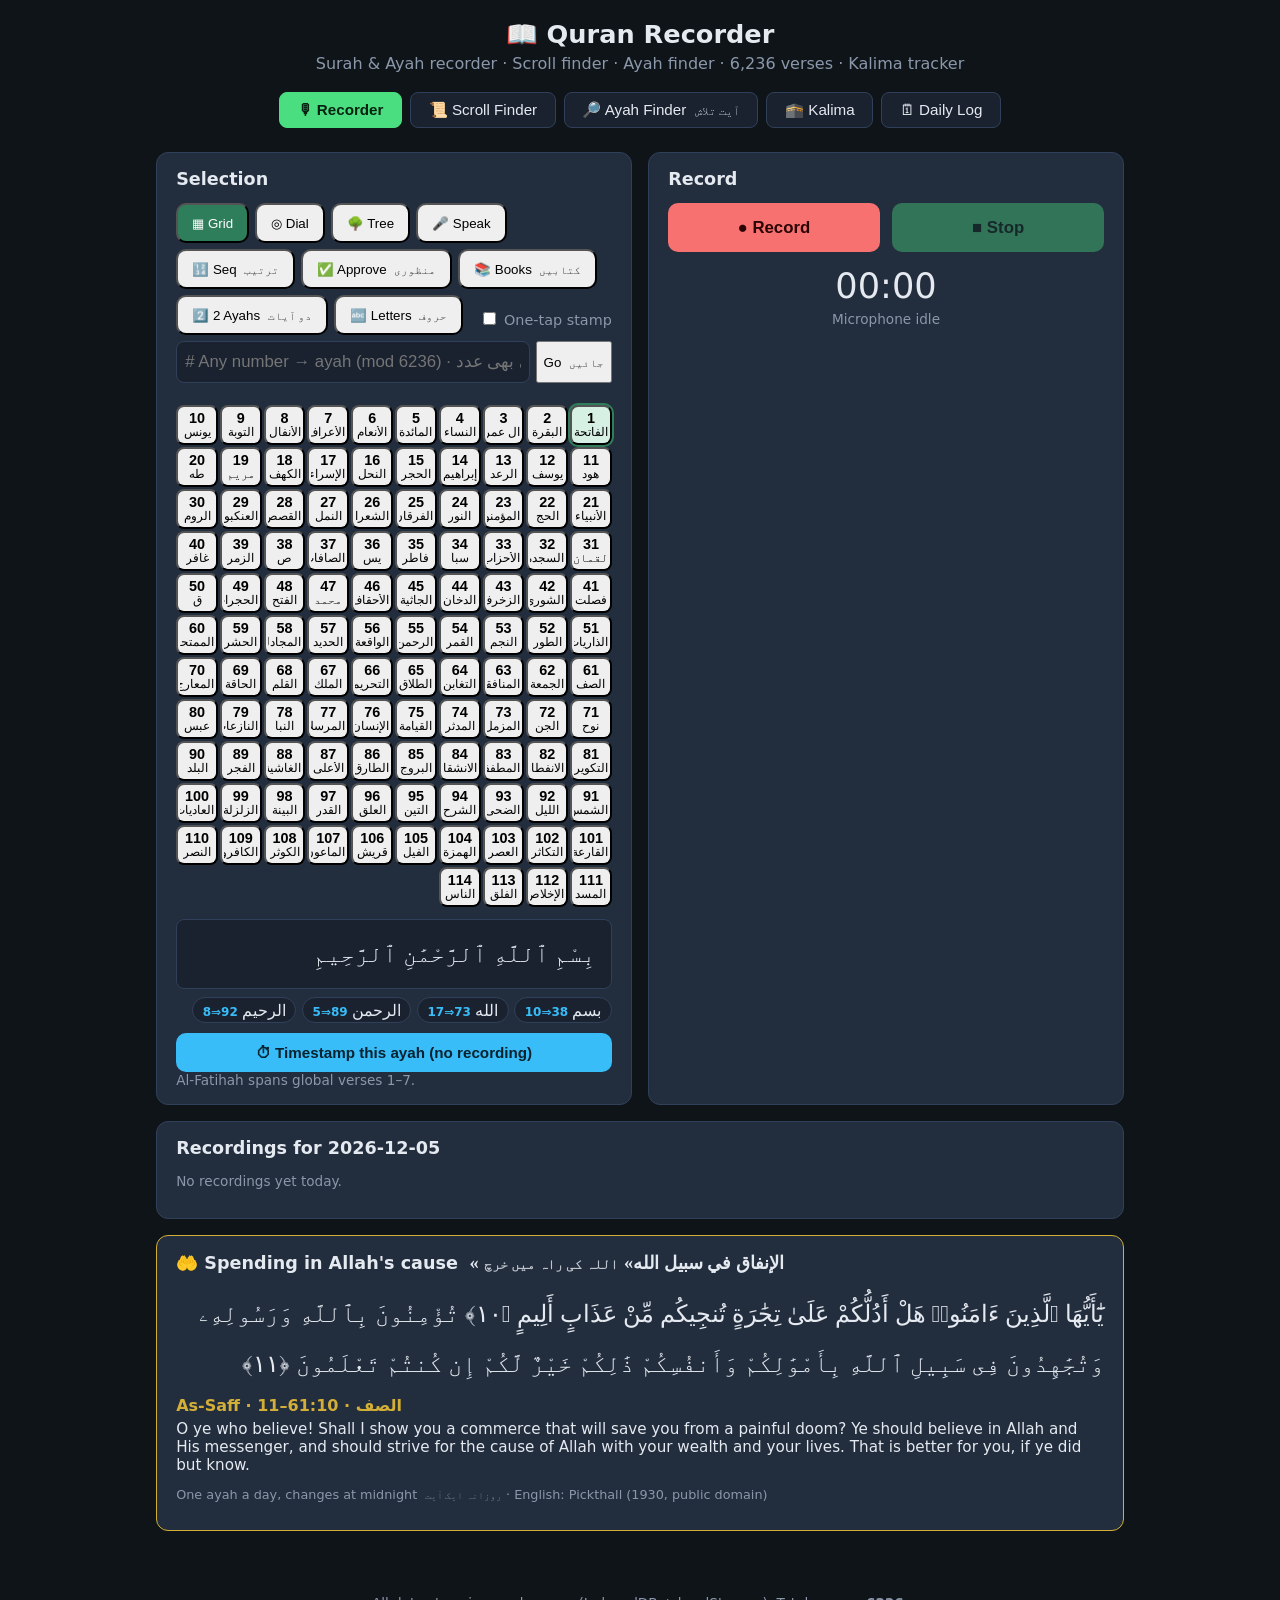
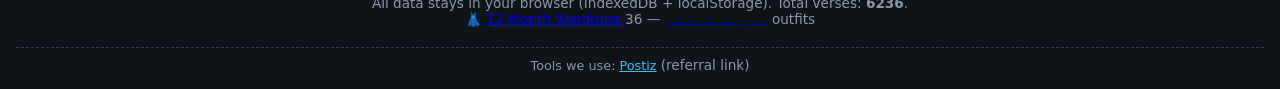
<file: docs/index.html>
<!DOCTYPE html>
<html lang="en">
<head>
<meta charset="UTF-8">
<meta name="viewport" content="width=device-width, initial-scale=1.0">
<title>Quran Recorder — Surah &amp; Ayah Logger</title>
<link rel="stylesheet" href="styles.css?v=bard1">
<link rel="manifest" href="manifest.json">
<meta name="theme-color" content="#14533a">
<meta name="apple-mobile-web-app-capable" content="yes">
<meta name="mobile-web-app-capable" content="yes">
<meta name="apple-mobile-web-app-title" content="Quran Rec">
<meta name="apple-mobile-web-app-status-bar-style" content="black-translucent">
<link rel="apple-touch-icon" href="icons/apple-touch-icon.png">
<link rel="icon" type="image/png" sizes="192x192" href="icons/icon-192.png">
</head>
<body>
<header>
  <h1>📖 Quran Recorder</h1>
  <p class="subtitle">Surah &amp; Ayah recorder · Scroll finder · Ayah finder · 6,236 verses · Kalima tracker</p>
  <div id="install-bar" class="install-bar">
    <button id="btn-install" class="hidden">📲 Install app</button>
    <div id="ios-install" class="ios-hint hidden">📲 iPhone: tap <b>Share</b> <span aria-hidden="true">⎋</span> → <b>Add to Home Screen</b>. <button id="ios-x" aria-label="Close">✕</button></div>
  </div>
  <nav class="tabs">
    <button class="tab active" data-tab="recorder">🎙 Recorder</button>
    <button class="tab" data-tab="finder">📜 Scroll Finder</button>
    <button class="tab" data-tab="ayahfind">🔎 Ayah Finder <span class="ur" lang="ur">آیت تلاش</span></button>
    <button class="tab" data-tab="kalima">🕋 Kalima</button>
    <button class="tab" data-tab="log">🗓 Daily Log</button>
  </nav>
</header>

<main>
  <!-- ============ RECORDER ============ -->
  <section id="tab-recorder" class="panel active">
    <div class="recorder-grid">
      <div class="card">
        <h2>Selection</h2>
        <div id="pick-modes" class="pick-modes" role="tablist">
          <button data-mode="grid" class="pm">▦ Grid</button>
          <button data-mode="dial" class="pm">◎ Dial</button>
          <button data-mode="tree" class="pm">🌳 Tree</button>
          <button data-mode="speak" class="pm">🎤 Speak</button>
          <button data-mode="seq" class="pm">🔢 Seq <span class="ur" lang="ur">ترتیب</span></button>
          <button data-mode="approve" class="pm">✅ Approve <span class="ur" lang="ur">منظوری</span></button>
          <button data-mode="geronimo" class="pm">📚 Books <span class="ur" lang="ur">کتابیں</span></button>
          <button data-mode="pair" class="pm">2️⃣ 2 Ayahs <span class="ur" lang="ur">دو آیات</span></button>
          <button data-mode="letters" class="pm">🔤 Letters <span class="ur" lang="ur">حروف</span></button>
          <label class="check onetap"><input id="pick-onetap" type="checkbox"> One-tap stamp</label>
        </div>
        <form id="any-form" class="any-form">
          <input id="any-n" type="text" inputmode="numeric" autocomplete="off" placeholder="# Any number → ayah (mod 6236) · کوئی بھی عدد">
          <button>Go <span class="ur" lang="ur">جائیں</span></button>
        </form>
        <div id="any-map" class="any-map muted" dir="ltr"></div>
        <div id="grid-picker" class="grid-picker">
          <div id="surah-grid" class="surah-grid" dir="rtl"></div>
          <div id="ayah-grid-wrap" class="hidden">
            <div class="ag-head"><button id="ag-back">◀ Surahs</button><strong id="ag-title" dir="rtl"></strong></div>
            <div id="ayah-grid" class="ayah-grid" dir="ltr"></div>
          </div>
        </div>
        <div id="tree-picker" class="hidden"><iframe id="tree-frame" title="Tree picker" style="width:100%;height:60vh;border:0;border-radius:10px"></iframe></div>
        <div id="speak-picker" class="speak-picker hidden">
          <div class="speak-row">
            <button id="speak-mic" class="speak-mic" aria-label="Hold to speak">🎤</button>
            <div class="speak-lang" role="group">
              <button data-lang="ar-SA" class="sl">عربي</button>
              <button data-lang="en-US" class="sl">English</button>
            </div>
          </div>
          <div id="speak-heard" class="muted" dir="auto">Say: «يس ٤٩» · "Yasin 49" · "36 49" · "surah 2 ayah 255"</div>
          <form id="smart-form" class="smart-form"><input id="smart-q" type="search" dir="auto" placeholder="🔎 يس ٤٩ / Yasin 49 / 2 255" autocomplete="off"><button>Go</button></form>
          <div id="speak-result" class="speak-result hidden">
            <div id="speak-pick" dir="rtl"></div>
            <button id="speak-confirm" class="stamp-ayah">✓ Stamp this ayah</button>
          </div>
        </div>
        <div id="seq-picker" class="seq-picker hidden">
          <label>Sequence <span class="ur" lang="ur">ترتیب منتخب کریں</span></label>
          <select id="seq-id"></select>
          <div id="seq-note" class="muted"></div>
          <div class="seq-opts">
            <label>Term # <span class="ur" lang="ur">رکن نمبر</span><input id="seq-k" type="number" min="1" value="1"></label>
            <label>Offset <span class="ur" lang="ur">اضافہ</span><input id="seq-off" type="number" value="0"></label>
            <label id="seq-seed-wrap">Seed <span class="ur" lang="ur">بیج</span><input id="seq-seed" type="text" inputmode="numeric" value="27"></label>
          </div>
          <button id="seq-here" class="icon-btn">📍 From current ayah <span class="ur" lang="ur">موجودہ آیت سے</span></button>
          <div class="seq-nav">
            <button id="seq-prev">◀ Prev <span class="ur" lang="ur">پچھلا</span></button>
            <button id="seq-next" class="seq-next">Next ▶ <span class="ur" lang="ur">اگلا</span></button>
          </div>
          <div id="seq-out" class="seq-out" dir="ltr"></div>
        </div>
        <div id="letters-picker" class="letters-picker hidden">
          <div class="muted">Letter Wardrobe: each of the 28 letters has one fixed clothing property, from tajweed phonetics (sifat choose the fabric, makhraj chooses the colour, throat to lips; Ibn al-Jazari). First letter is the top, middle letter the outerwear, last letter the bottom. Letter sounds only; it implies nothing about meaning. Generic figure, seen from behind, no face.
            <span class="ur" lang="ur">ہر حرف کا ایک لباس: صفات سے کپڑا، مخرج سے رنگ۔ معنی سے کوئی تعلق نہیں۔</span></div>
          <p class="muted">👗 <a href="wardrobe-calendar.html">12-Month Wardrobe <span class="ur" lang="ur">بارہ ماہ کے لباس</span></a> — 36 outfits: each month odd/even surahs, 109–114 odd/even ayahs.</p>
          <div class="lw-stage">
            <canvas id="lw-canvas" width="288" height="384" aria-label="Letter-pattern avatar"></canvas>
            <div id="lw-info" class="lw-info" dir="ltr"></div>
          </div>
          <div id="lw-shop" class="lw-shop" dir="ltr"></div>
          <div class="lw-nav">
            <button id="lw-prev">◀ Prev <span class="ur" lang="ur">پچھلا</span></button>
            <button id="lw-png">⬇ PNG <span class="ur" lang="ur">تصویر</span></button>
            <button id="lw-next" class="seq-next">Next ▶ <span class="ur" lang="ur">اگلا</span></button>
          </div>
          <details id="lw-table-wrap" class="lw-details">
            <summary>28 letters → 28 properties <span class="ur" lang="ur">۲۸ حروف، ۲۸ لباس</span></summary>
            <div id="lw-table" class="lw-wrap"></div>
            <div id="lw-sources" class="muted"></div>
          </details>
        </div>
        <div id="approve-picker" class="approve-picker hidden">
          <div id="ap-title" class="ap-title"></div>
          <label>Sequence <span class="ur" lang="ur">ترتیب منتخب کریں</span></label>
          <select id="ap-seq"></select>
          <div id="ap-info" class="muted" dir="ltr"></div>
          <label id="ap-book-wrap" class="check"><input id="ap-book" type="checkbox"> 📚 Show book pairing <span class="ur" lang="ur">کتاب کی جوڑی دکھائیں</span></label>
          <label id="ap-work-wrap">📚 Book <span class="ur" lang="ur">کتاب منتخب کریں</span><select id="ap-work"></select></label>
          <div id="bard-row" class="bard-row">📖 Read the play <span class="ur" lang="ur">ڈرامہ پڑھیں</span>
            <button type="button" class="icon-btn" data-bard="macbeth">Macbeth <span class="ur" lang="ur">میکبتھ</span></button>
            <button type="button" class="icon-btn" data-bard="othello">Othello <span class="ur" lang="ur">اوتھیلو</span></button>
            <button type="button" class="icon-btn" data-bard="hamlet">Hamlet <span class="ur" lang="ur">ہیملٹ</span></button>
          </div>
          <div id="bk-current" class="bk-current"></div>
          <div id="ap-cards" class="ap-cards"></div>
          <div class="ap-nav">
            <button id="ap-no" class="ap-no">❌ No <span class="ur" lang="ur">نہیں</span></button>
            <button id="ap-yes" class="ap-yes">✅ Yes <span class="ur" lang="ur">ہاں</span></button>
          </div>
          <div class="ap-sub">
            <button id="ap-back" class="icon-btn">◀ Back <span class="ur" lang="ur">واپس</span></button>
            <label>Next term # <span class="ur" lang="ur">اگلا رکن نمبر</span><input id="ap-k" type="number" min="1" value="1"></label>
          </div>
          <div id="ap-status" class="muted" dir="auto"></div>
        </div>
        <div id="dial-picker">
        <label>Surah <span class="muted">— swipe the dial</span></label>
        <select id="rec-surah"></select>
        <div id="surah-strip" class="surah-strip" dir="ltr"></div>
        <label>Ayah <span id="rec-ayah-max" class="muted"></span> <span class="muted">— spin the wheel</span></label>
        <div class="ayah-picker">
          <button id="ayah-prev" title="Previous ayah">−</button>
          <input id="rec-ayah" type="number" min="1" value="1">
          <button id="ayah-next" title="Next ayah">+</button>
        </div>
        <div class="dial-wrap">
          <div class="dial-fade top"></div>
          <div class="dial-band"></div>
          <div class="dial-fade bottom"></div>
          <div id="ayah-dial" class="dial"></div>
        </div>
        <label>Verse # (1–6236)</label>
        <div class="ayah-picker">
          <button id="verse-prev" title="Previous verse">−</button>
          <input id="rec-verse" type="number" min="1" max="6236" value="1">
          <button id="verse-next" title="Next verse">+</button>
        </div>
        <div class="verse-badge">
          Global verse <strong id="rec-global">1</strong> / 6236
        </div>
        </div>
        <div id="rec-ayah-text" class="ayah-text" dir="rtl"></div>
        <div id="rec-word-map" class="word-chips" dir="rtl"></div>
        <button id="btn-stamp" class="stamp-ayah">⏱ Timestamp this ayah (no recording)</button>
        <div id="rec-surah-info" class="muted"></div>
      </div>

      <div class="card">
        <h2>Record</h2>
        <div class="rec-controls">
          <button id="btn-record" class="big rec">● Record</button>
          <button id="btn-stop" class="big stop" disabled>■ Stop</button>
        </div>
        <div id="rec-timer" class="timer">00:00</div>
        <div id="rec-status" class="muted">Microphone idle</div>
      </div>
    </div>

    <div class="card">
      <h2>Recordings for <span id="rec-day-label"></span></h2>
      <div id="rec-list" class="rec-list"></div>
    </div>
  </section>

  <!-- ============ SCROLL FINDER ============ -->
  <section id="tab-finder" class="panel">
    <div class="finder-controls card">
      <div class="finder-row">
        <input id="finder-search" type="search" placeholder="Search surah name or number…">
        <div class="verse-jump">
          <input id="finder-verse" type="number" min="1" max="6236" placeholder="Verse # 1–6236">
          <button id="finder-go">Find</button>
        </div>
      </div>
      <div class="finder-row" style="margin-top:0.6rem">
        <input id="finder-text" type="search" dir="rtl" placeholder="🔍 ابحث في نص الآيات… (search inside ayah text)">
      </div>
      <div id="finder-result" class="muted"></div>
    </div>
    <div id="search-results" class="search-results"></div>
    <div id="surah-scroll" class="surah-scroll"></div>
    <div id="ayah-browser" class="card ayah-browser hidden">
      <h2 id="ayah-browser-title"></h2>
      <div id="ayah-list" class="ayah-list" dir="rtl"></div>
    </div>
  </section>

  <!-- ============ AYAH FINDER (English text → closest ayat by meaning) ============ -->
  <section id="tab-ayahfind" class="panel">
    <div class="card af-card">
      <h2>🔎 Ayah Finder <span class="ur" lang="ur">آیت تلاش</span></h2>
      <p class="muted">Type or paste any English text, like a clothes description, and get the 5 closest ayat by meaning.
        <span class="ur" lang="ur">کوئی بھی انگریزی جملہ لکھیں، معنی کے لحاظ سے قریب ترین ۵ آیات ملیں گی۔</span></p>
      <textarea id="af-text" class="af-text" rows="3" placeholder="e.g. soft green wool coat · مثال: نرم سبز اونی کوٹ"></textarea>
      <div class="af-row">
        <button id="af-go">🔎 Find <span class="ur" lang="ur">تلاش کریں</span></button>
        <span class="af-egs">Try <span class="ur" lang="ur">آزمائیں</span>:
          <button class="af-eg" data-q="soft green wool coat">soft green wool coat</button>
          <button class="af-eg" data-q="silk dress">silk dress</button>
          <button class="af-eg" data-q="gold bracelet">gold bracelet</button>
          <button class="af-eg" data-q="rain and gardens">rain and gardens</button>
        </span>
      </div>
      <div id="af-status" class="muted af-status" aria-live="polite"></div>
      <div id="af-results" class="af-results"></div>
      <p class="muted af-note">Arabic: Uthmani (Tanzil) · English: Pickthall (1930, public domain) · Copy gives Arabic — English — reference <span class="ur" lang="ur">کاپی: عربی — انگریزی — حوالہ</span></p>
    </div>
  </section>

  <!-- ============ KALIMA ============ -->
  <section id="tab-kalima" class="panel">
    <div class="card">
      <h2>Kalima Patterns</h2>
      <p class="muted">
        Patterns produce <strong>surahs only</strong> (1–114). A complete kalima is the set
        <strong>1 · 6 · 8 · 10 · 12 · 23 · 24 · 27</strong>; Fibonacci is
        <strong>1 · 2 · 3 · 5 · 8 · 13 · 21 · 34 · 55 · 89</strong>.
        Pick which surah counts as <strong>surah 1</strong> — the pattern shifts by that offset (wrapping around 114).
      </p>
      <div class="kalima-controls">
        <label>Pattern:</label>
        <select id="kalima-pattern">
          <option value="kalima">Kalima — 1·6·8·10·12·23·24·27</option>
          <option value="fibonacci">Fibonacci — 1·2·3·5·8·13·21·34·55·89</option>
        </select>
        <label>Surah 1 is:</label>
        <select id="kalima-offset"></select>
        <div class="presets">
          <span class="muted">Presets:</span>
          <button class="preset" data-off="27">27</button>
          <button class="preset" data-off="24">24</button>
          <button class="preset" data-off="12">12</button>
          <button class="preset" data-off="6">6</button>
        </div>
      </div>
      <div id="kalima-progress" class="progress"><div id="kalima-progress-bar"></div></div>
      <div id="kalima-status" class="muted"></div>
      <table class="kalima-table">
        <thead><tr><th>Position</th><th>Surah #</th><th>Surah</th><th>Ayahs</th><th>Stamp</th></tr></thead>
        <tbody id="kalima-body"></tbody>
      </table>
    </div>
  </section>

  <!-- ============ DAILY LOG ============ -->
  <section id="tab-log" class="panel">
    <div class="card">
      <h2>Daily Log</h2>
      <div class="log-controls">
        <input id="log-date" type="date">
        <button id="log-export">⬇ Export day (JSON)</button>
        <button id="log-export-all">⬇ Export all</button>
        <button id="log-script">📜 Arabic script</button>
        <button id="log-yt-script">🎬 YouTube script</button>
        <button id="log-push">⬆ Push to GitHub</button>
      </div>
      <div id="log-stats" class="muted"></div>
      <div id="log-entries" class="log-entries"></div>
    </div>

    <div class="card">
      <h2>☁️ GitHub Sync</h2>
      <p class="muted">
        Push your daily log to <code>logs/YYYY-MM-DD.json</code> in the repo. Every night at
        <strong>8:00 PM (New York time)</strong> a GitHub Action reads it and commits a ready-made
        <strong>Arabic script</strong> of your recorded ayahs to <code>scripts/YYYY-MM-DD.md</code>.
        Your token is stored only in this browser — never in the repo.
      </p>
      <div class="gh-grid">
        <div>
          <label>Owner</label>
          <input id="gh-owner" type="text" placeholder="mrbugimposter3-ship-it">
        </div>
        <div>
          <label>Repo</label>
          <input id="gh-repo" type="text" placeholder="quran-recorder">
        </div>
        <div class="gh-wide">
          <label>Personal access token (fine-grained, Contents: Read &amp; Write on this repo)</label>
          <input id="gh-token" type="password" placeholder="github_pat_…">
        </div>
      </div>
      <div class="gh-options">
        <label class="check"><input id="gh-autopush" type="checkbox"> Auto-push after every recording/stamp</label>
        <label class="check"><input id="gh-auto10" type="checkbox"> Auto-push every 10 min (only if today's log changed)</label>
        <div id="gh-auto10-last" class="muted">Last auto-push: never</div>
        <label class="check"><input id="gh-audio" type="checkbox"> Also upload audio files (.webm)</label>
        <button id="gh-save" class="icon-btn">💾 Save settings</button>
      </div>
      <div id="gh-status" class="muted"></div>
    </div>
  </section>
  <!-- ============ SPENDING IN ALLAH'S CAUSE (ayat only — no links here) ============ -->
  <section id="spend" class="card spend" aria-labelledby="spend-h">
    <h2 id="spend-h">🤲 Spending in Allah's cause <span class="ar" lang="ar">«الإنفاق في سبيل الله»</span> <span class="ur" lang="ur">اللہ کی راہ میں خرچ</span></h2>
    <p id="spend-ar" class="spend-ar" lang="ar" dir="rtl"></p>
    <p id="spend-ref" class="spend-ref"></p>
    <p id="spend-en" class="spend-en"></p>
    <p class="muted spend-note">One ayah a day, changes at midnight <span class="ur" lang="ur">روزانہ ایک آیت</span> · English: Pickthall (1930, public domain)</p>
  </section>
</main>

<footer>
  <span>All data stays in your browser (IndexedDB + localStorage). Total verses: <strong>6236</strong>.</span>
  <div class="muted">👗 <a href="wardrobe-calendar.html">12-Month Wardrobe <span class="ur" lang="ur">بارہ ماہ کے لباس</span></a> — 36 outfits</div>
  <div class="tools-used">Tools we use: <a href="https://postiz.pro/mr-bug" target="_blank" rel="noopener sponsored">Postiz</a> <span class="muted">(referral link)</span></div>
</footer>

<script src="surah-data.js"></script>
<script src="quran-text.js"></script>
<script src="number-words.js"></script>
<script src="word-translations.js"></script>
<script src="script-builder.js"></script>
<!-- ============ 📖 SHAKESPEARE READER (play text, lazy-loaded; not Quran, not tafsir) ============ -->
<div id="bard-reader" class="bard hidden" role="dialog" aria-modal="true" aria-labelledby="bard-title">
  <div class="bard-top">
    <div class="bard-row1"><h2 id="bard-title" class="bard-title"></h2><button type="button" id="bard-x" class="icon-btn" aria-label="Close">✕ Close <span class="ur" lang="ur">بند کریں</span></button></div>
    <div class="bard-tag">🎭 Play text — not Quran, not tafsir <span class="ur" lang="ur">ڈرامے کا متن — قرآن یا تفسیر نہیں</span></div>
    <div class="bard-ctl">
      <label>Surah # <span class="ur" lang="ur">سورت نمبر</span> <input id="bard-s" type="number" min="1" max="114" value="1"></label>
      <button type="button" id="bard-prev" class="icon-btn">◀ Prev <span class="ur" lang="ur">پچھلا</span></button>
      <select id="bard-scene" aria-label="Act and scene"></select>
      <button type="button" id="bard-next" class="icon-btn">Next ▶ <span class="ur" lang="ur">اگلا</span></button>
      <button type="button" id="bard-fs-minus" class="icon-btn" aria-label="Smaller text">A− <span class="ur" lang="ur">چھوٹا</span></button>
      <button type="button" id="bard-fs-plus" class="icon-btn" aria-label="Bigger text">A+ <span class="ur" lang="ur">بڑا</span></button>
    </div>
    <div id="bard-pair" class="bard-pair" dir="ltr"></div>
  </div>
  <div id="bard-body" class="bard-body">
    <details class="bard-dp"><summary>🎭 Characters <span class="ur" lang="ur">کردار</span></summary><ul id="bard-personae"></ul></details>
    <div id="bard-text" class="bard-text" dir="ltr" lang="en"></div>
    <div id="bard-src" class="bard-src muted"></div>
  </div>
</div>
<script src="speak-parse.js?v=ghost1"></script>
<script src="sequences.js?v=ghost1"></script>
<script src="approve.js?v=ghost1"></script>
<script src="geronimo-books.js?v=ghost1"></script>
<script src="books-data.js?v=books2"></script>
<script src="books.js?v=books2"></script>
<script src="wardrobe-data.js?v=letters2"></script>
<script src="wardrobe.js?v=shop1"></script>
<script src="spend.js?v=spend1"></script>
<script src="app.js?v=bard1"></script>
<script src="ayah-finder.js?v=finder1"></script>
<script src="bard.js?v=bard1"></script>
</body>
</html>
</file>
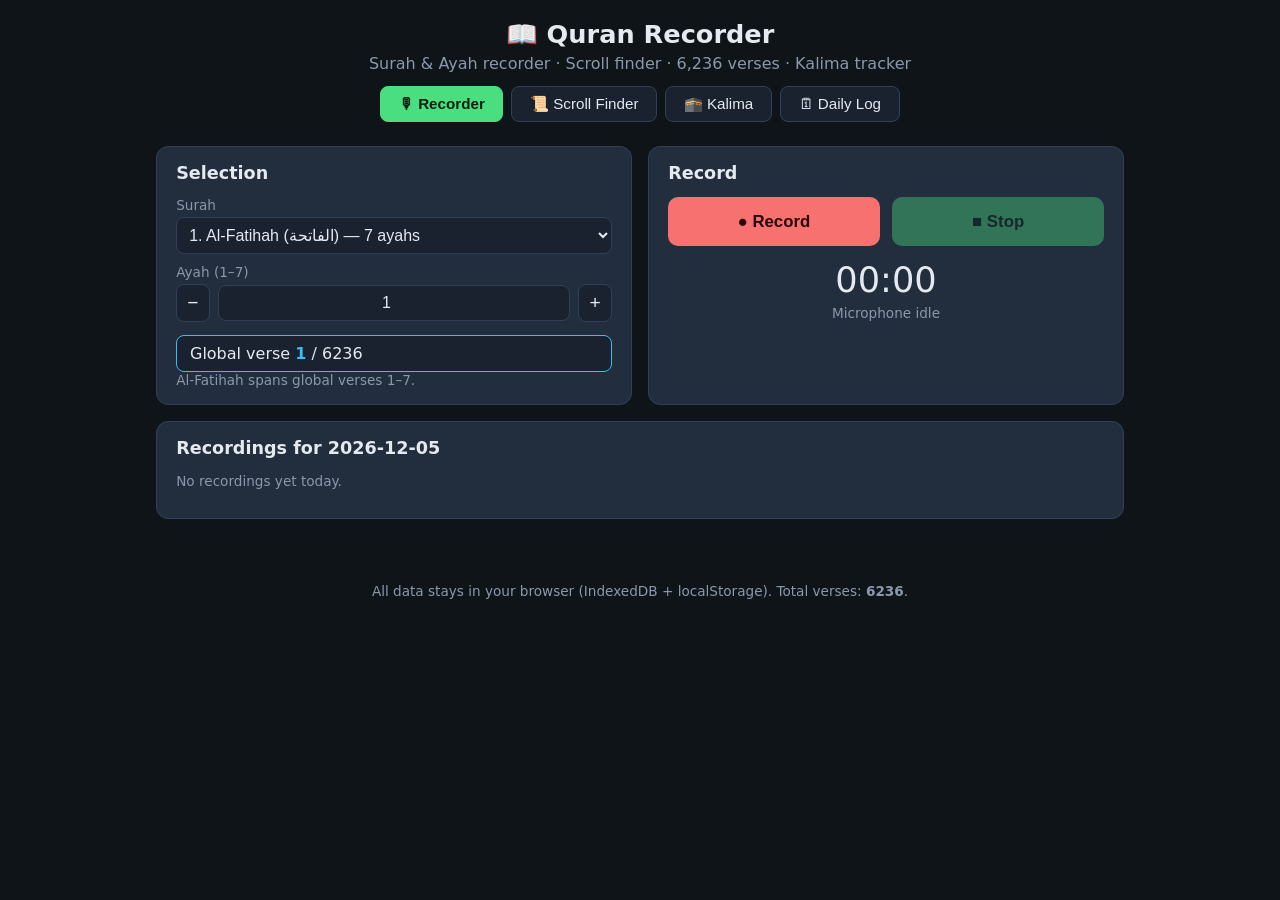
<file: quran-recorder/index.html>
<!DOCTYPE html>
<html lang="en">
<head>
<meta charset="UTF-8">
<meta name="viewport" content="width=device-width, initial-scale=1.0">
<title>Quran Recorder — Surah &amp; Ayah Logger</title>
<link rel="stylesheet" href="styles.css">
</head>
<body>
<header>
  <h1>📖 Quran Recorder</h1>
  <p class="subtitle">Surah &amp; Ayah recorder · Scroll finder · 6,236 verses · Kalima tracker</p>
  <nav class="tabs">
    <button class="tab active" data-tab="recorder">🎙 Recorder</button>
    <button class="tab" data-tab="finder">📜 Scroll Finder</button>
    <button class="tab" data-tab="kalima">🕋 Kalima</button>
    <button class="tab" data-tab="log">🗓 Daily Log</button>
  </nav>
</header>

<main>
  <!-- ============ RECORDER ============ -->
  <section id="tab-recorder" class="panel active">
    <div class="recorder-grid">
      <div class="card">
        <h2>Selection</h2>
        <label>Surah</label>
        <select id="rec-surah"></select>
        <label>Ayah <span id="rec-ayah-max" class="muted"></span></label>
        <div class="ayah-picker">
          <button id="ayah-prev" title="Previous ayah">−</button>
          <input id="rec-ayah" type="number" min="1" value="1">
          <button id="ayah-next" title="Next ayah">+</button>
        </div>
        <div class="verse-badge">
          Global verse <strong id="rec-global">1</strong> / 6236
        </div>
        <div id="rec-surah-info" class="muted"></div>
      </div>

      <div class="card">
        <h2>Record</h2>
        <div class="rec-controls">
          <button id="btn-record" class="big rec">● Record</button>
          <button id="btn-stop" class="big stop" disabled>■ Stop</button>
        </div>
        <div id="rec-timer" class="timer">00:00</div>
        <div id="rec-status" class="muted">Microphone idle</div>
      </div>
    </div>

    <div class="card">
      <h2>Recordings for <span id="rec-day-label"></span></h2>
      <div id="rec-list" class="rec-list"></div>
    </div>
  </section>

  <!-- ============ SCROLL FINDER ============ -->
  <section id="tab-finder" class="panel">
    <div class="finder-controls card">
      <div class="finder-row">
        <input id="finder-search" type="search" placeholder="Search surah name or number…">
        <div class="verse-jump">
          <input id="finder-verse" type="number" min="1" max="6236" placeholder="Verse # 1–6236">
          <button id="finder-go">Find</button>
        </div>
      </div>
      <div id="finder-result" class="muted"></div>
    </div>
    <div id="surah-scroll" class="surah-scroll"></div>
  </section>

  <!-- ============ KALIMA ============ -->
  <section id="tab-kalima" class="panel">
    <div class="card">
      <h2>Kalima Sequence</h2>
      <p class="muted">
        A complete kalima is the set <strong>1 · 6 · 8 · 10 · 12 · 23 · 24 · 27</strong>.
        Pick which surah counts as <strong>surah 1</strong> — the whole sequence shifts by that offset (wrapping around 114).
      </p>
      <div class="kalima-controls">
        <label>Surah 1 is:</label>
        <select id="kalima-offset"></select>
        <div class="presets">
          <span class="muted">Presets:</span>
          <button class="preset" data-off="27">27</button>
          <button class="preset" data-off="24">24</button>
          <button class="preset" data-off="12">12</button>
          <button class="preset" data-off="6">6</button>
        </div>
      </div>
      <div id="kalima-progress" class="progress"><div id="kalima-progress-bar"></div></div>
      <div id="kalima-status" class="muted"></div>
      <table class="kalima-table">
        <thead><tr><th>Kalima</th><th>Surah #</th><th>Surah</th><th>Ayahs</th><th>Stamp</th></tr></thead>
        <tbody id="kalima-body"></tbody>
      </table>
    </div>
  </section>

  <!-- ============ DAILY LOG ============ -->
  <section id="tab-log" class="panel">
    <div class="card">
      <h2>Daily Log</h2>
      <div class="log-controls">
        <input id="log-date" type="date">
        <button id="log-export">⬇ Export day (JSON)</button>
        <button id="log-export-all">⬇ Export all</button>
      </div>
      <div id="log-stats" class="muted"></div>
      <div id="log-entries" class="log-entries"></div>
    </div>
  </section>
</main>

<footer>
  <span>All data stays in your browser (IndexedDB + localStorage). Total verses: <strong>6236</strong>.</span>
</footer>

<script src="surah-data.js"></script>
<script src="app.js"></script>
</body>
</html>
</file>
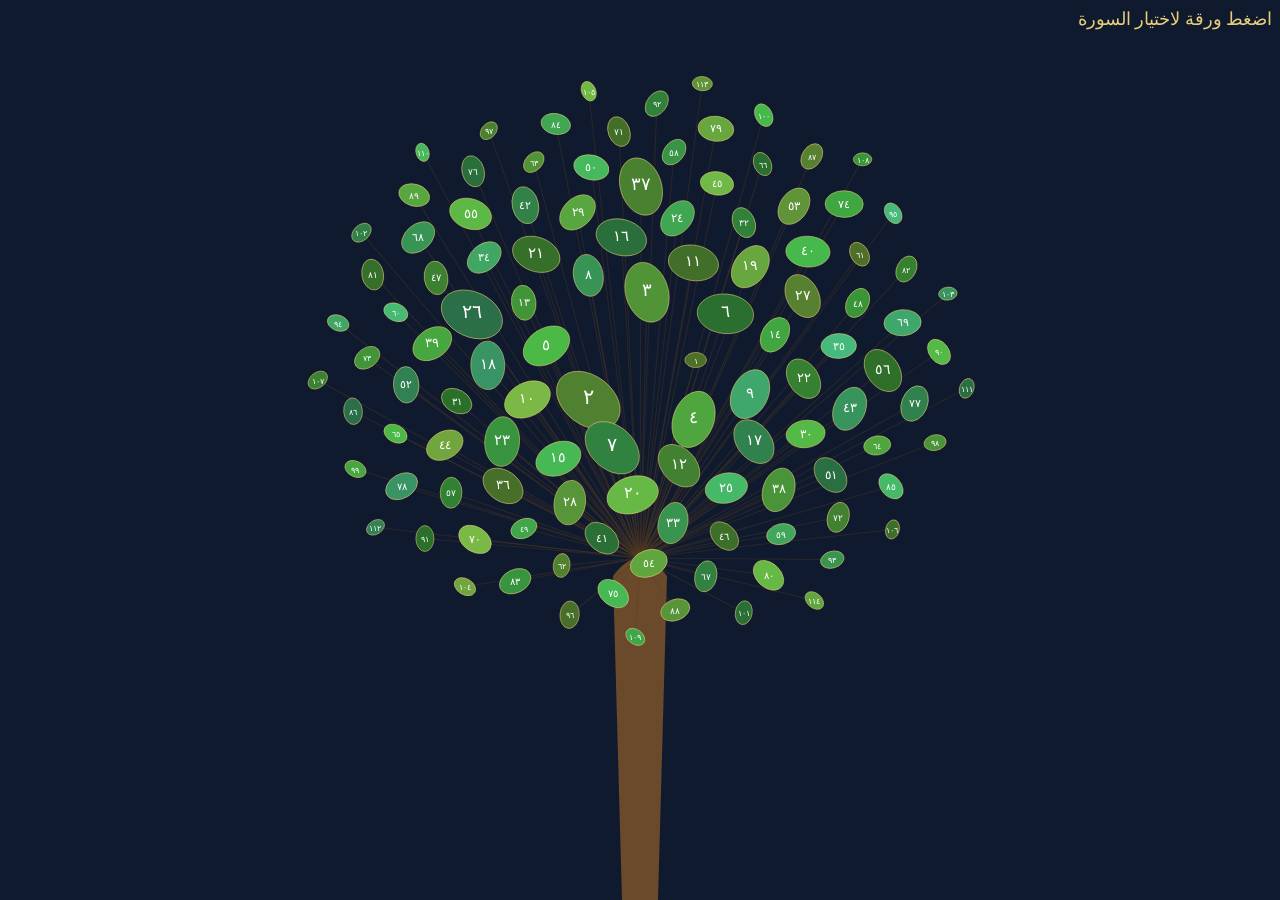
<file: docs/tree-picker.html>
<!doctype html><html lang="ar"><head><meta charset="utf-8"><meta name="viewport" content="width=device-width,initial-scale=1">
<title>شجرة السور</title><style>
body{margin:0;background:#0f1a2e;color:#e9ce7a;font-family:'Amiri','Noto Naskh Arabic',serif;overflow:hidden}
svg{width:100vw;height:100vh;display:block}.leaf{cursor:pointer}.leaf:hover{filter:brightness(1.4)}
#pop{position:fixed;left:0;right:0;bottom:0;max-height:60vh;overflow:auto;background:#1b2a47ee;padding:10px;display:none;direction:rtl}
#pop h3{margin:4px 0 8px}#g{display:grid;grid-template-columns:repeat(auto-fill,minmax(44px,1fr));gap:5px}
#g button{background:#e9ce7a;border:0;border-radius:6px;padding:10px 0;font-size:16px;cursor:pointer}
#x{float:left;background:none;color:#e9ce7a;border:1px solid;border-radius:6px;cursor:pointer}
#tip{position:fixed;top:8px;right:8px;font-size:18px;direction:rtl}</style></head><body>
<div id="tip">اضغط ورقة لاختيار السورة</div><svg id="s" viewBox="0 0 1000 1000"></svg>
<div id="pop"><button id="x">✕</button><h3 id="t"></h3><div id="g"></div></div>
<script>
const A=[7,286,200,176,120,165,206,75,129,109,123,111,43,52,99,128,111,110,98,135,112,78,118,64,77,227,93,88,69,60,34,30,73,54,45,83,182,88,75,85,54,53,89,59,37,35,38,29,18,45,60,49,62,55,78,96,29,22,24,13,14,11,11,18,12,12,30,52,52,44,28,28,20,56,40,31,50,40,46,42,29,19,36,25,22,17,19,26,30,20,15,21,11,8,8,19,5,8,8,11,11,8,3,9,5,4,7,3,6,3,5,4,5,6];
const N="الفاتحة البقرة آل_عمران النساء المائدة الأنعام الأعراف الأنفال التوبة يونس هود يوسف الرعد إبراهيم الحجر النحل الإسراء الكهف مريم طه الأنبياء الحج المؤمنون النور الفرقان الشعراء النمل القصص العنكبوت الروم لقمان السجدة الأحزاب سبأ فاطر يس الصافات ص الزمر غافر فصلت الشورى الزخرف الدخان الجاثية الأحقاف محمد الفتح الحجرات ق الذاريات الطور النجم القمر الرحمن الواقعة الحديد المجادلة الحشر الممتحنة الصف الجمعة المنافقون التغابن الطلاق التحريم الملك القلم الحاقة المعارج نوح الجن المزمل المدثر القيامة الإنسان المرسلات النبأ النازعات عبس التكوير الانفطار المطففين الانشقاق البروج الطارق الأعلى الغاشية الفجر البلد الشمس الليل الضحى الشرح التين العلق القدر البينة الزلزلة العاديات القارعة التكاثر العصر الهمزة الفيل قريش الماعون الكوثر الكافرون النصر المسد الإخلاص الفلق الناس".split(' ').map(s=>s.replace('_',' '));
const ar=n=>String(n).replace(/\d/g,d=>'٠١٢٣٤٥٦٧٨٩'[d]);
const s=document.getElementById('s'),NS='http://www.w3.org/2000/svg';
const el=(t,a)=>{const e=document.createElementNS(NS,t);for(const k in a)e.setAttribute(k,a[k]);return e};
s.appendChild(el('path',{d:'M480 1000 L470 640 Q500 600 530 640 L520 1000Z',fill:'#6b4a2b'}));
const pos=[];for(let k=0;k<114;k++){const r=40+330*Math.sqrt((k+.5)/114),th=k*2.39996;pos[k]=[500+r*Math.cos(th),400+r*.85*Math.sin(th)];}
pos.forEach(([x,y])=>s.appendChild(el('line',{x1:500,y1:620,x2:x,y2:y,stroke:'#5a3d22','stroke-width':1.2,opacity:.35})));
pos.forEach(([x,y],i)=>{const r=7+Math.sqrt(A[i])*1.9,hue=90+(i*7)%60,g=el('g',{class:'leaf'});
 g.appendChild(el('ellipse',{cx:x,cy:y,rx:r,ry:r*.7,fill:`hsl(${hue},45%,${30+(i%5)*5}%)`,stroke:'#e9ce7a','stroke-width':.6,transform:`rotate(${(i*37)%180} ${x} ${y})`}));
 const t=el('text',{x,y:y+4,'text-anchor':'middle','font-size':Math.max(9,r*.6),fill:'#fff'});t.textContent=ar(i+1);g.appendChild(t);
 const ti=el('title',{});ti.textContent=`${ar(i+1)} ${N[i]} (${ar(A[i])} آية)`;g.appendChild(ti);
 g.onclick=()=>openS(i+1);s.appendChild(g);});
const pop=document.getElementById('pop'),G=document.getElementById('g');
function openS(su){document.getElementById('t').textContent=`سورة ${N[su-1]} (${ar(su)}) — اختر الآية`;G.innerHTML='';
 for(let a=1;a<=A[su-1];a++){const b=document.createElement('button');b.textContent=ar(a);b.onclick=()=>pick(su,a);G.appendChild(b)}pop.style.display='block'}
document.getElementById('x').onclick=()=>pop.style.display='none';
function pick(surah,ayah){pop.style.display='none';const detail={surah,ayah,name:N[surah-1]};
 document.getElementById('tip').textContent=`✓ ${N[surah-1]} ${ar(surah)}:${ar(ayah)}`;
 window.dispatchEvent(new CustomEvent('ayahpicked',{detail}));
 if(window.parent!==window)window.parent.postMessage({type:'ayahpicked',...detail},'*');
 if(typeof window.onAyahPicked==='function')window.onAyahPicked(detail);}
</script></body></html>
</file>
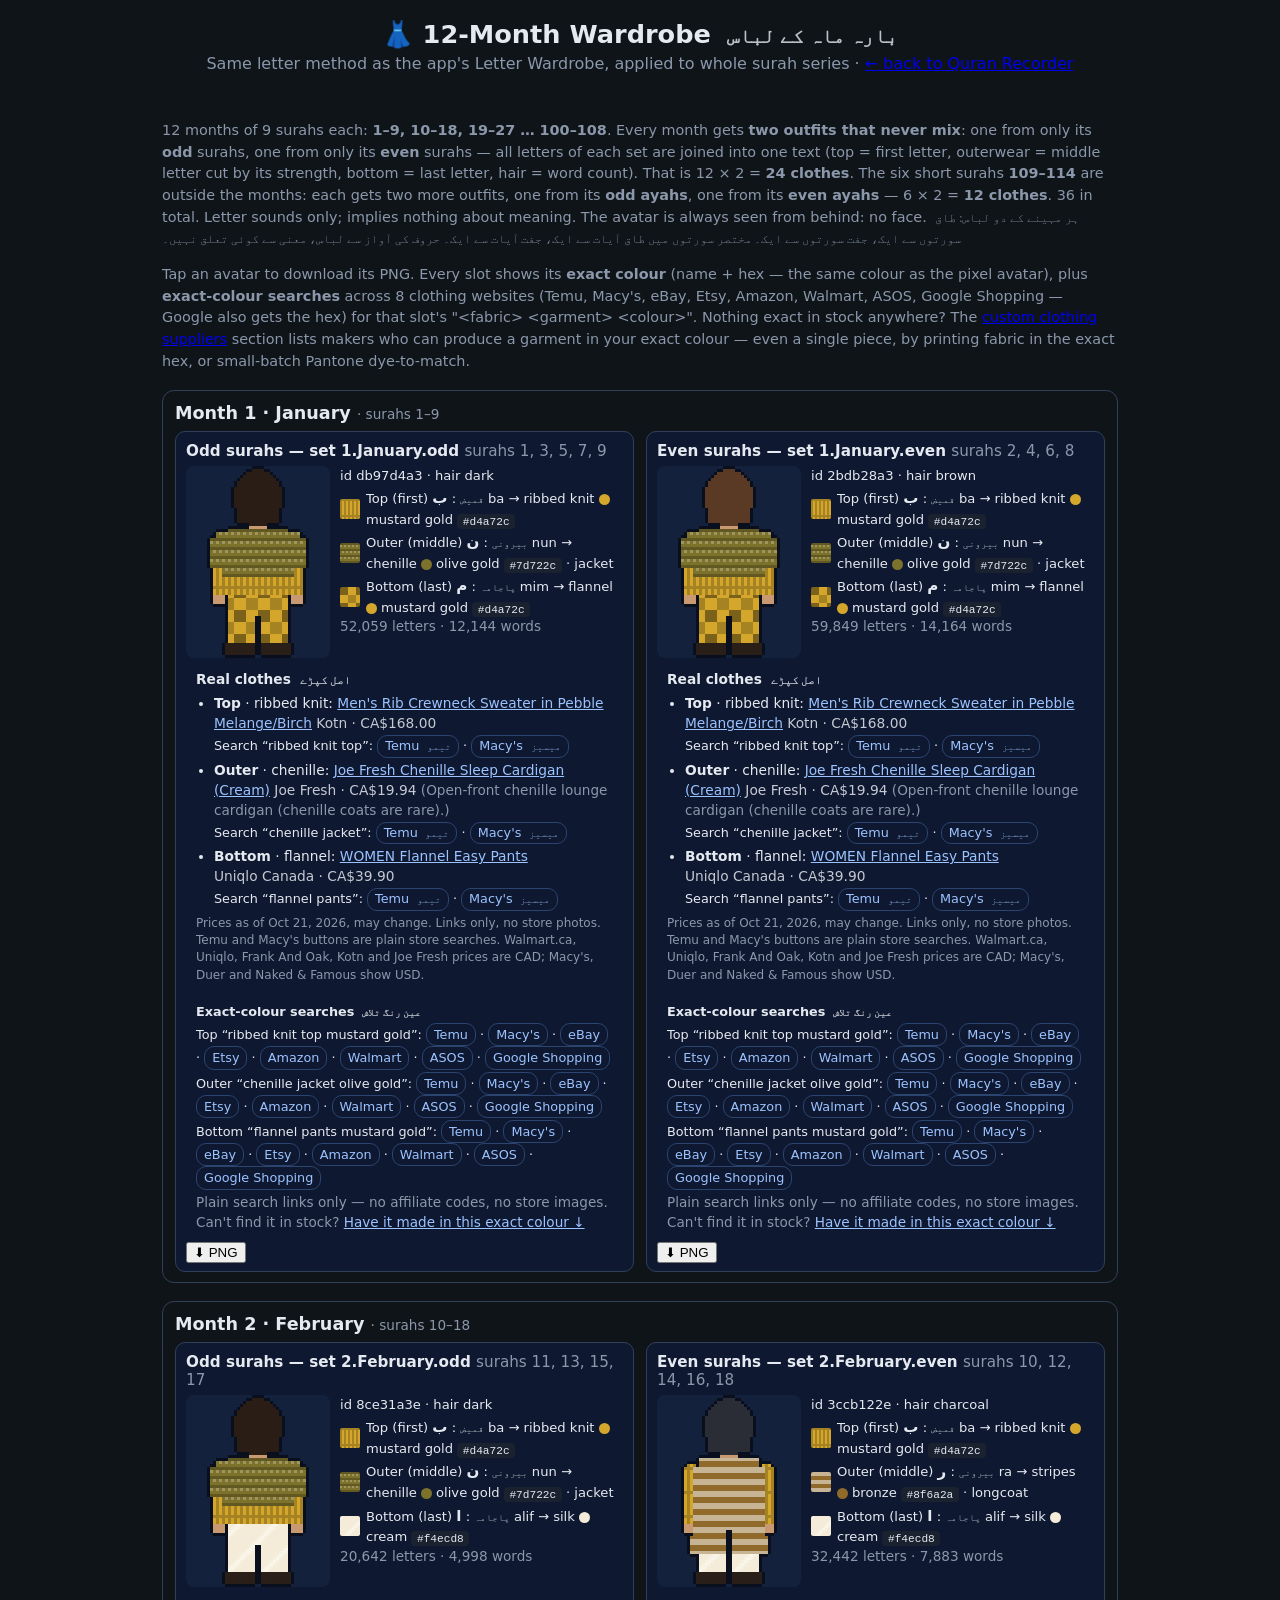
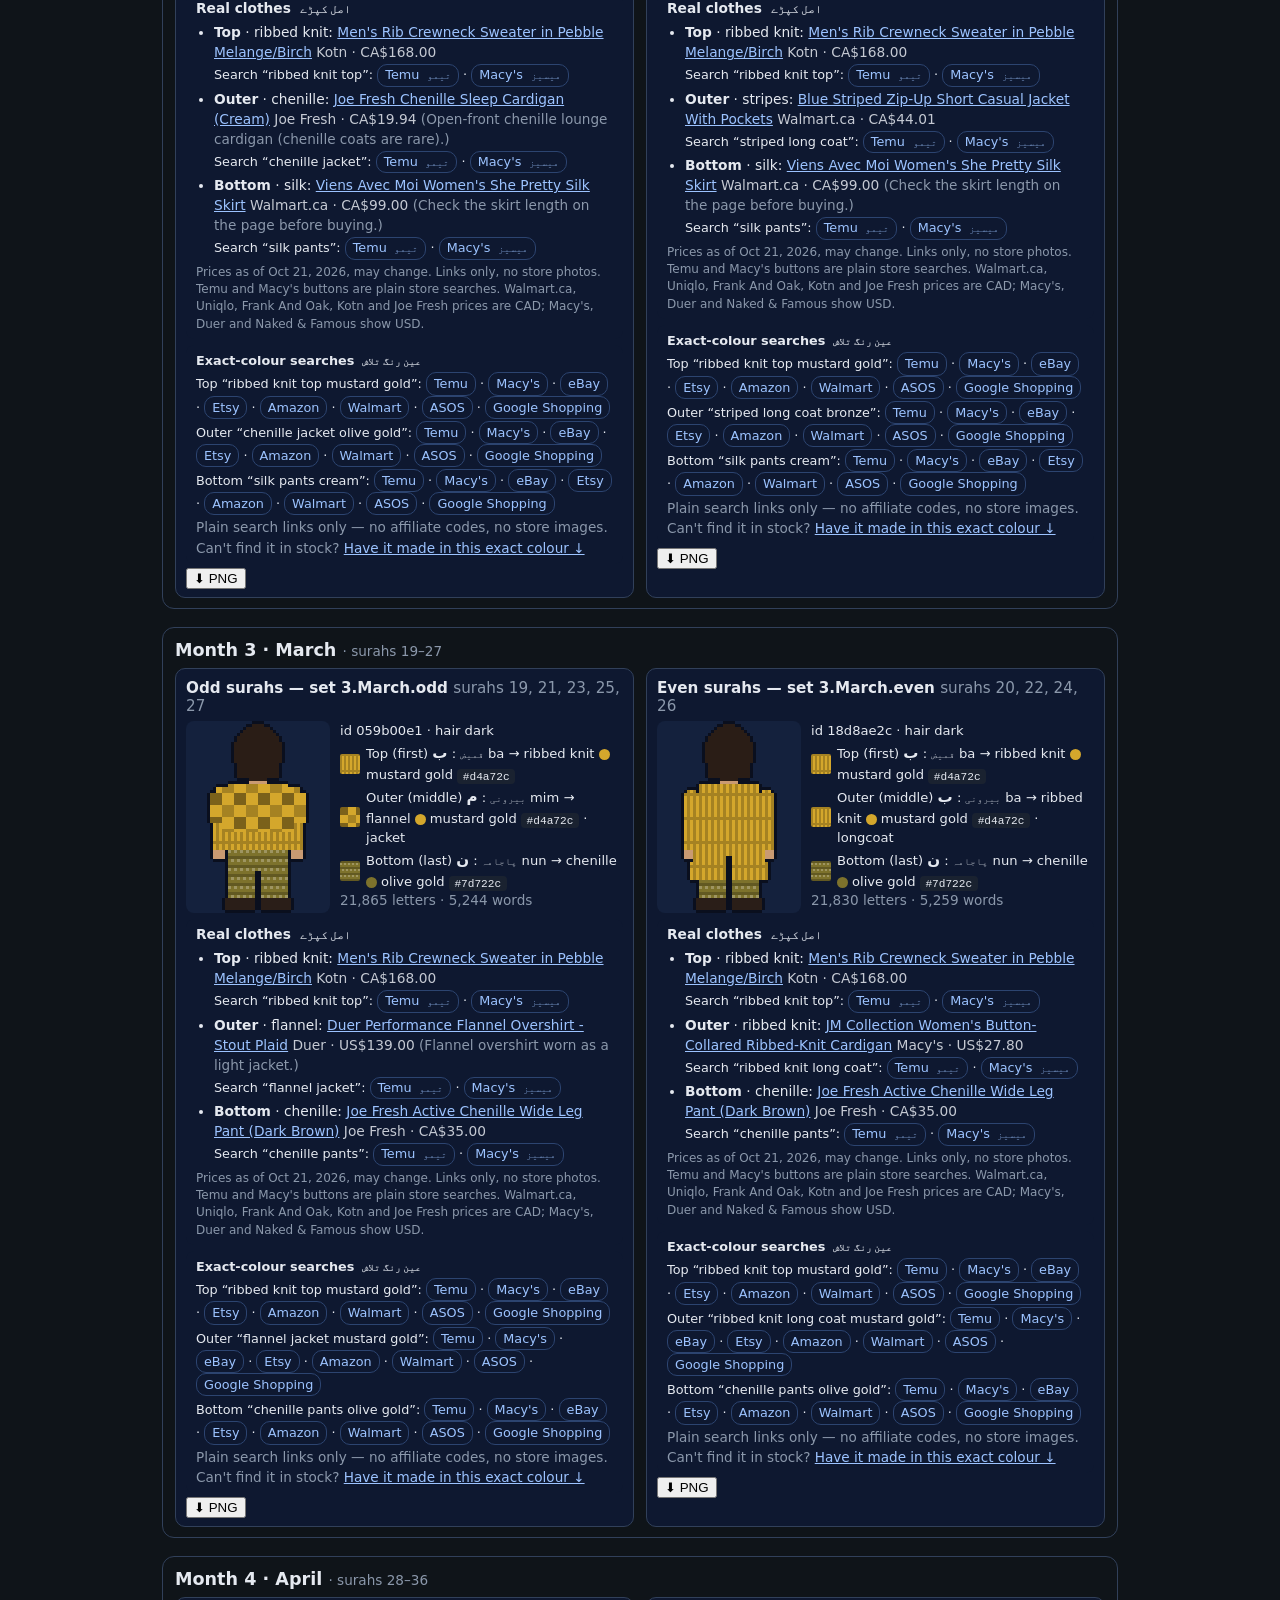
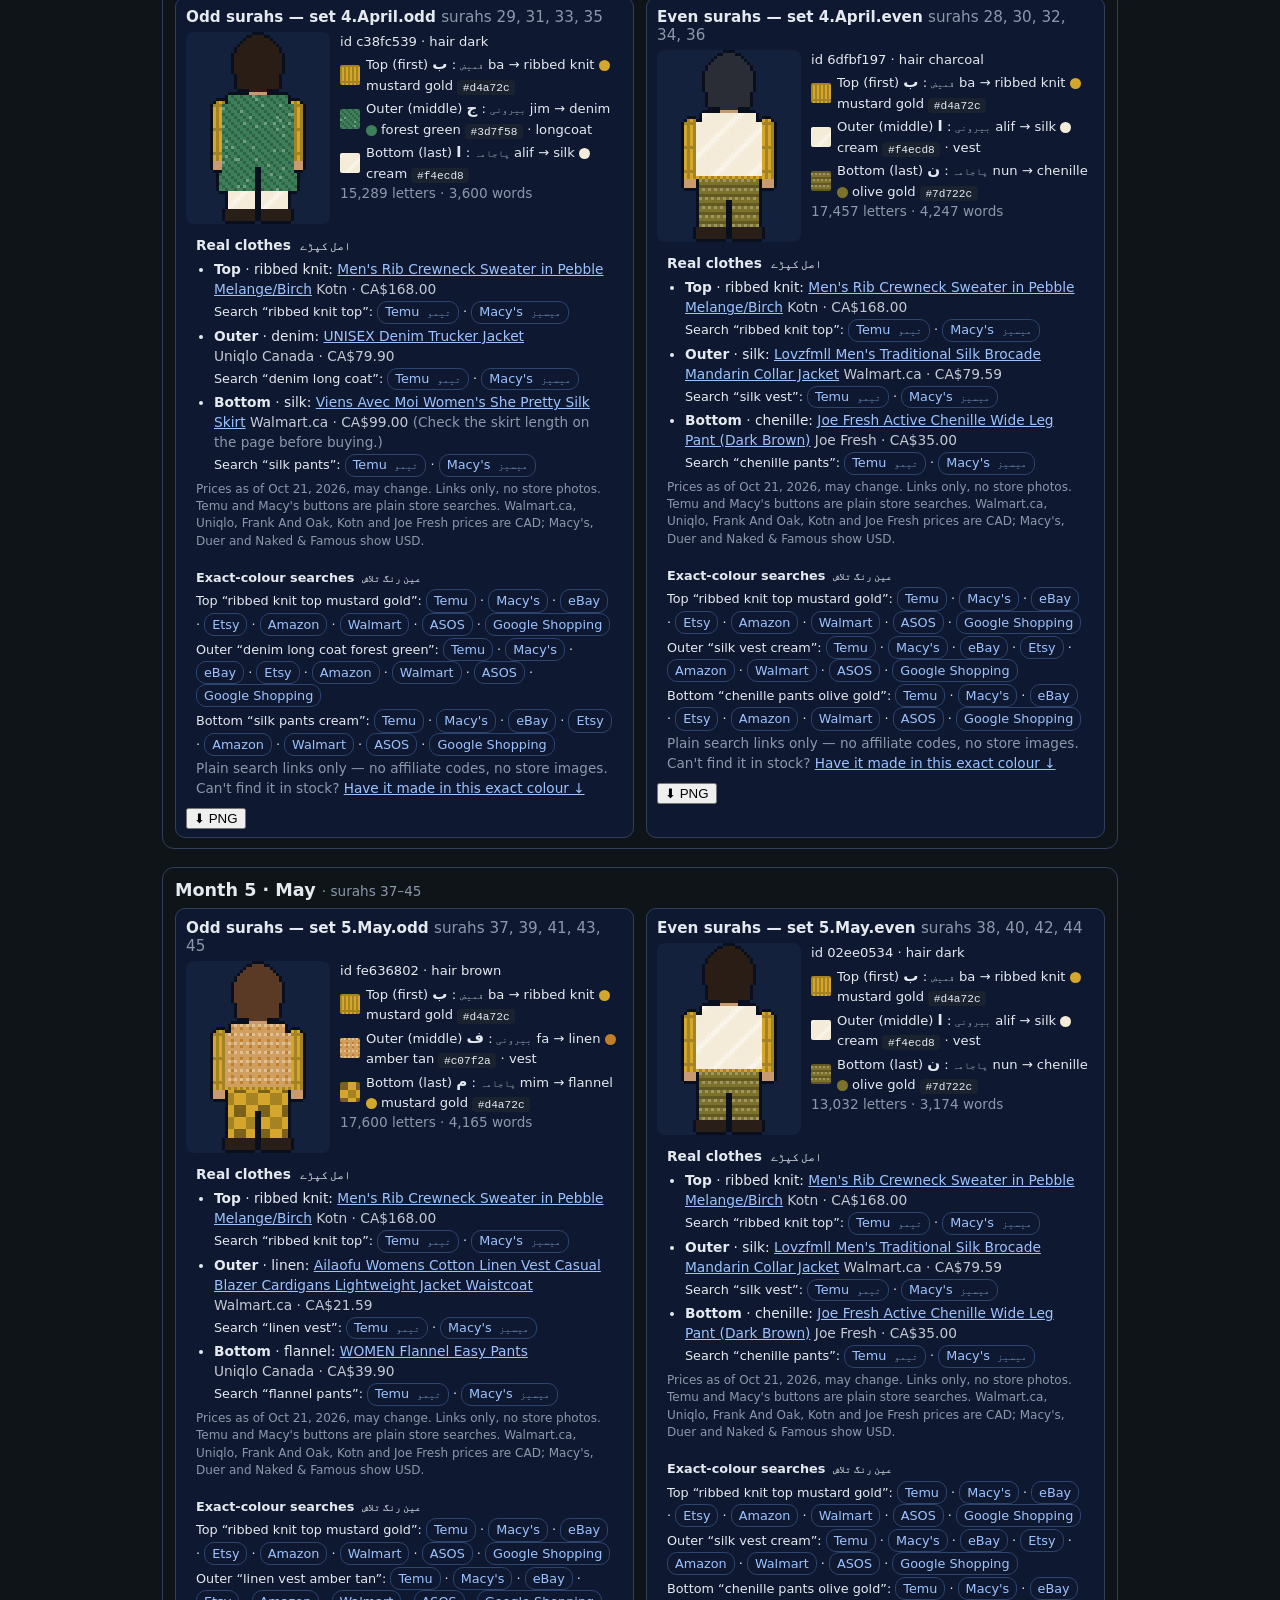
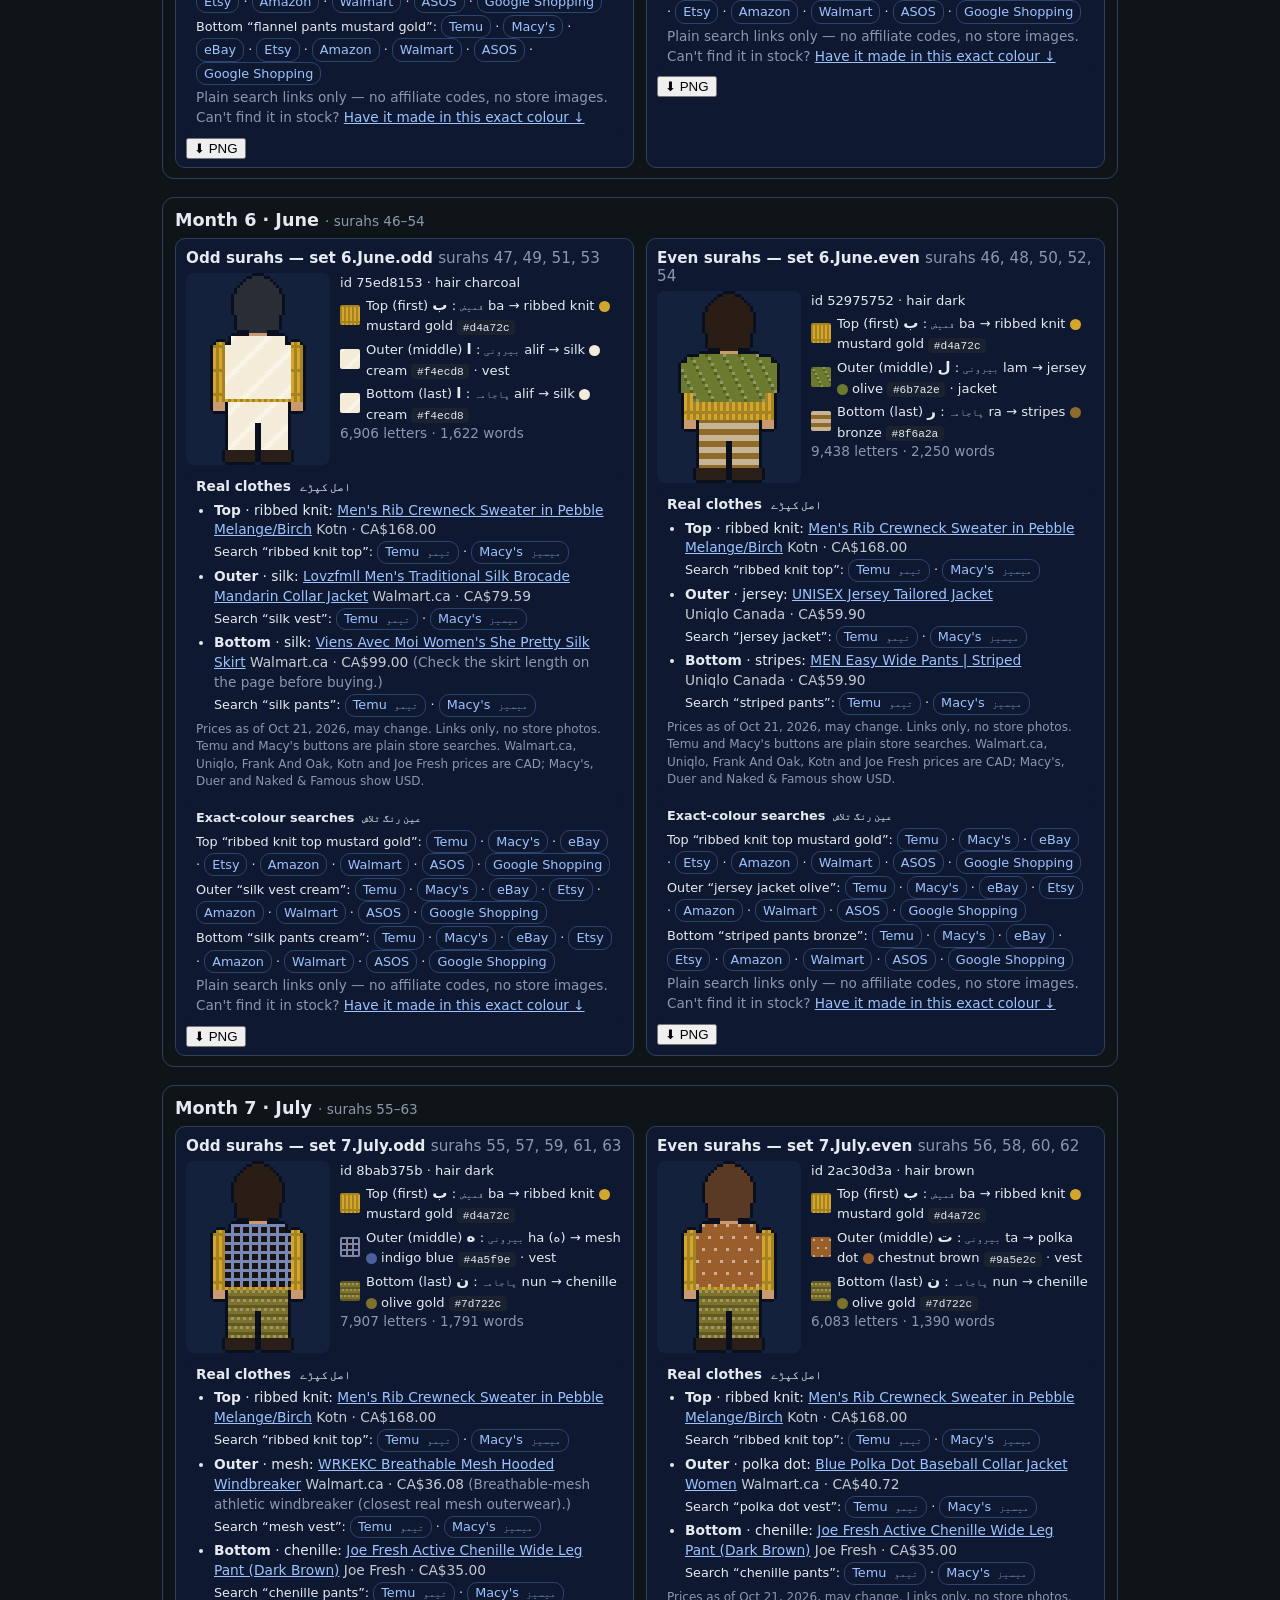
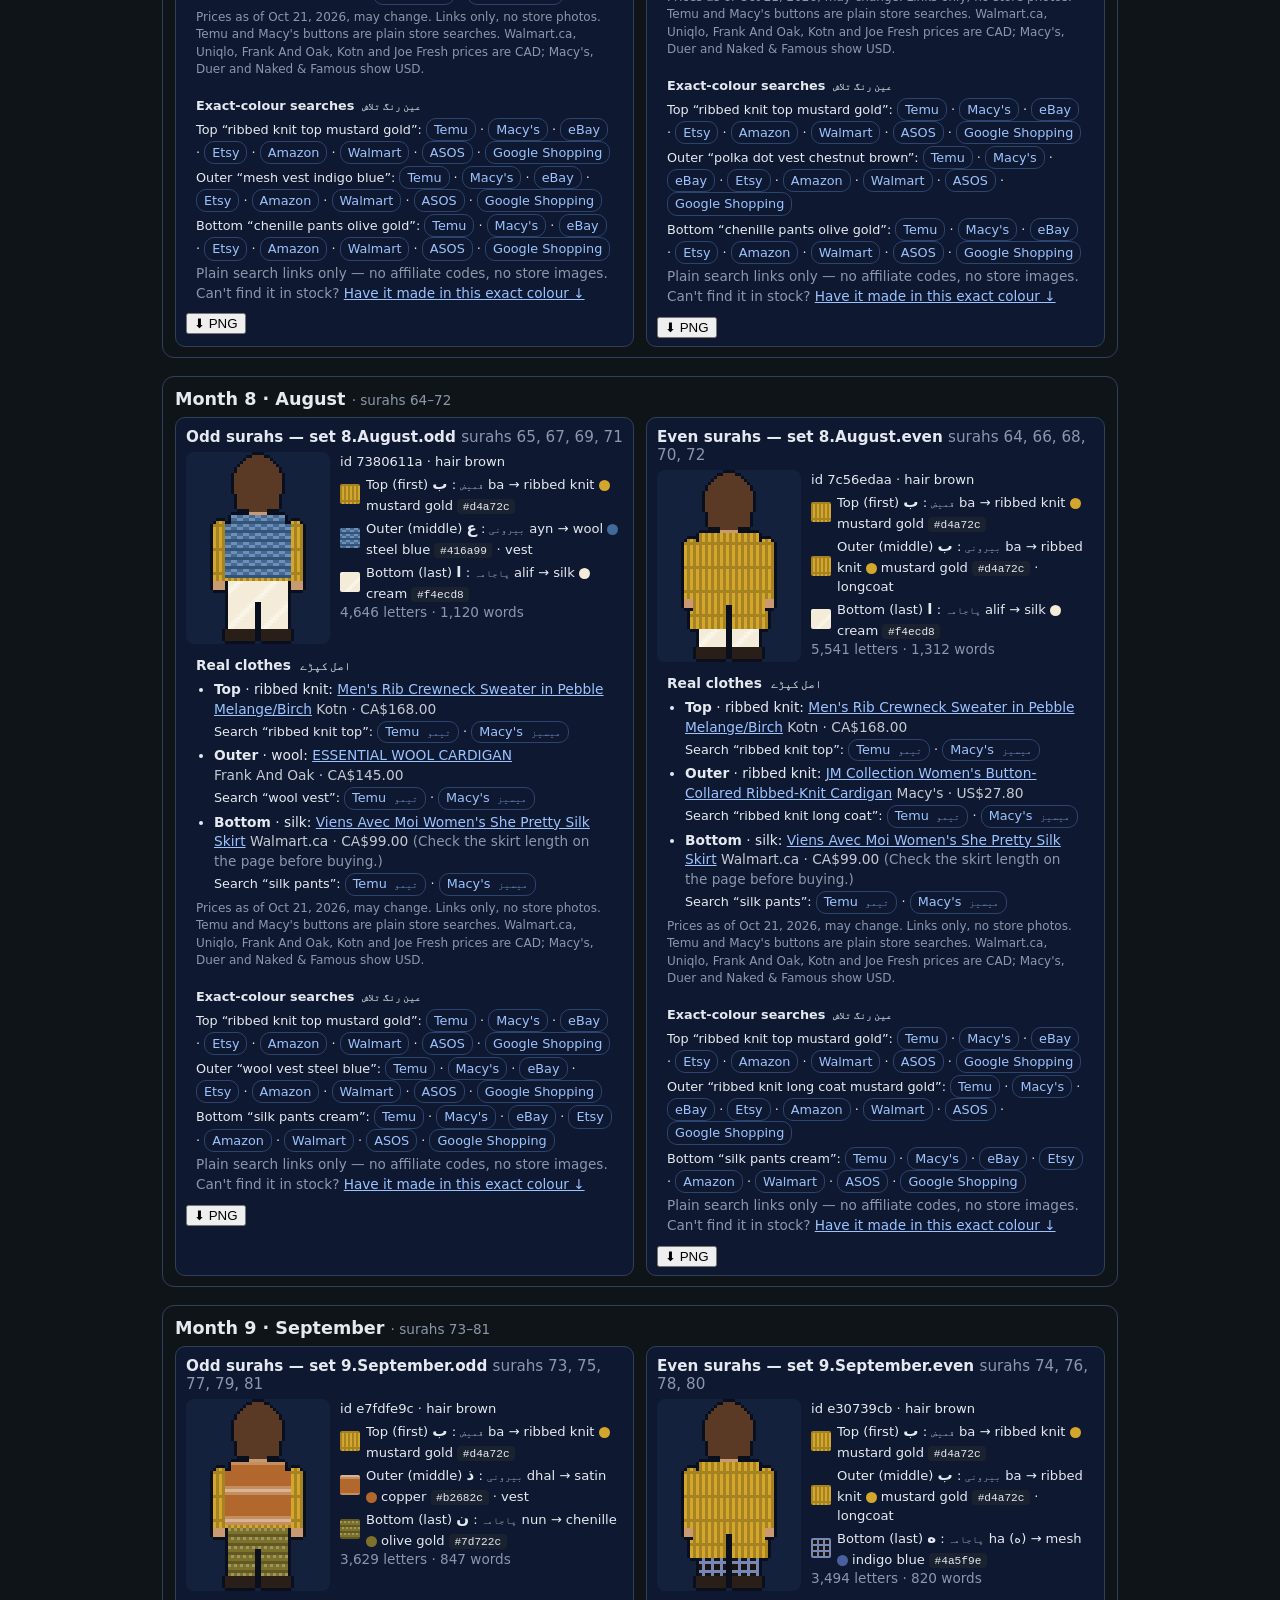
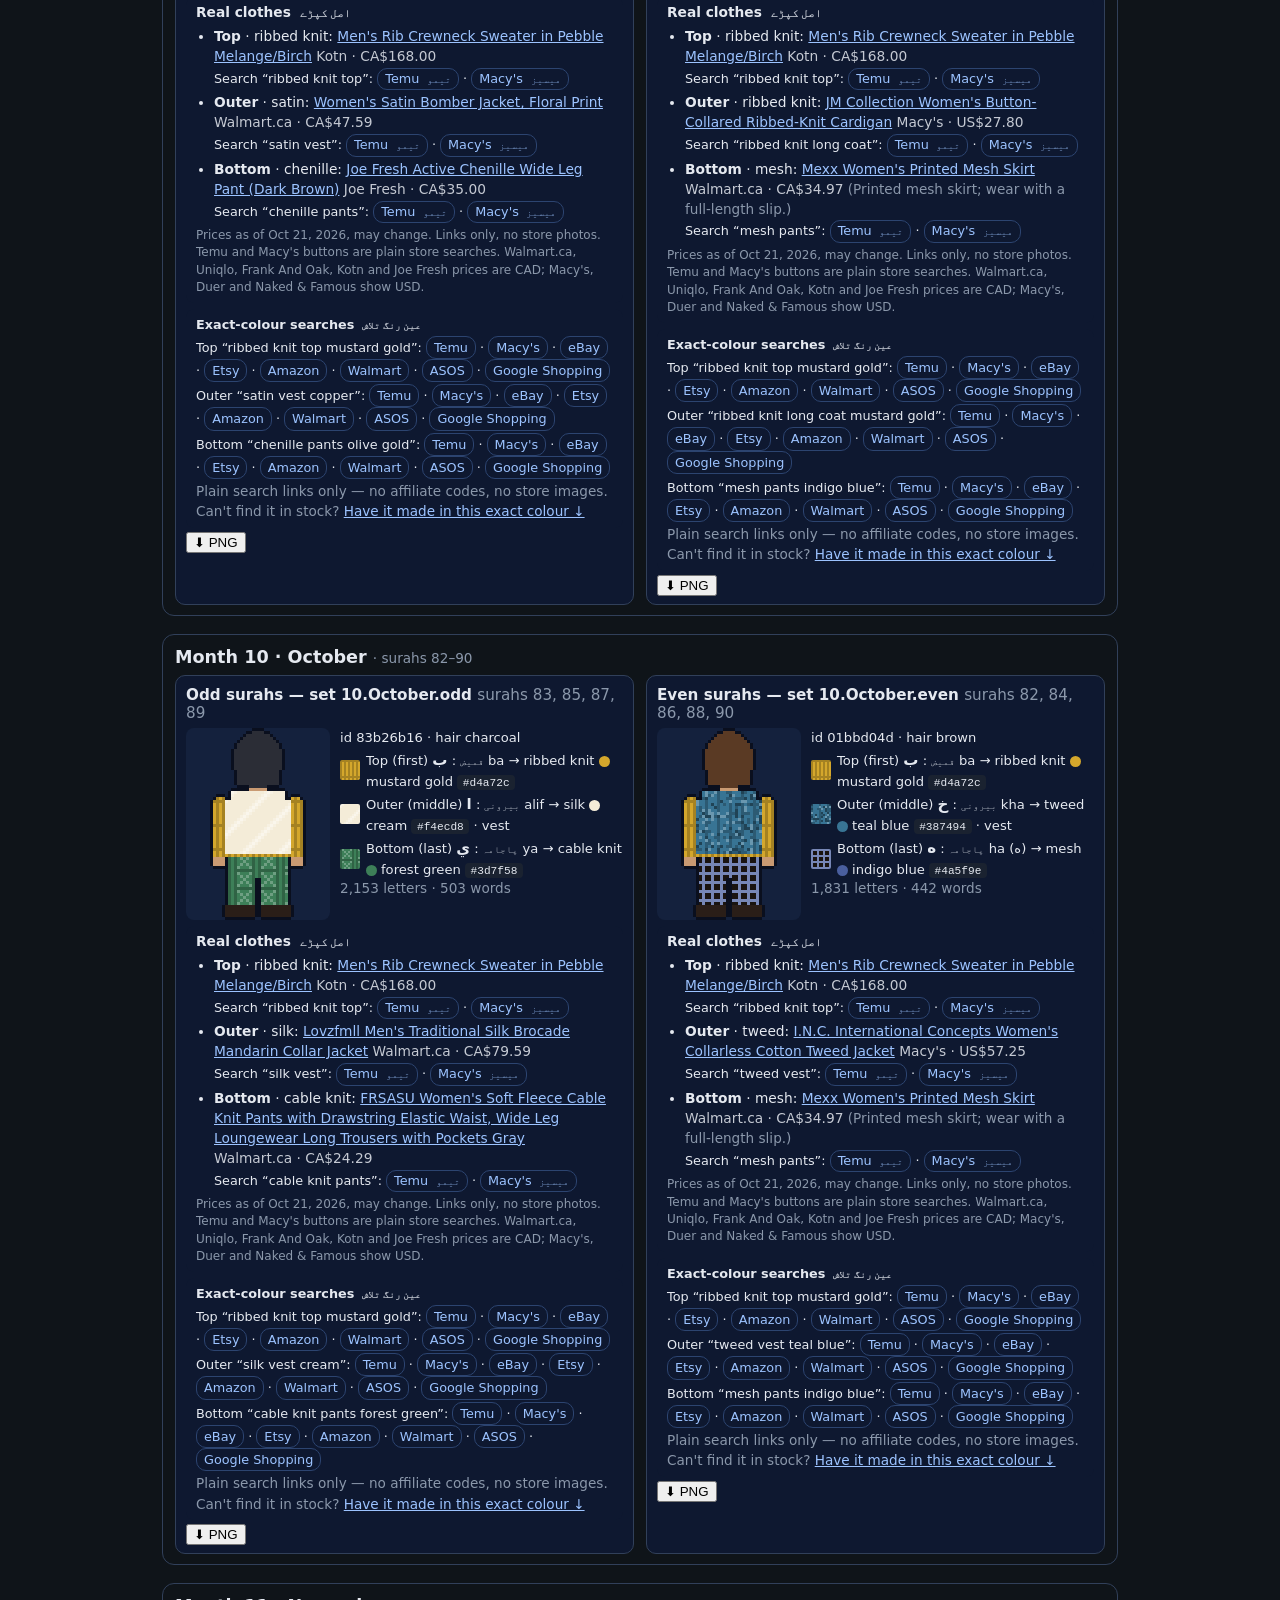
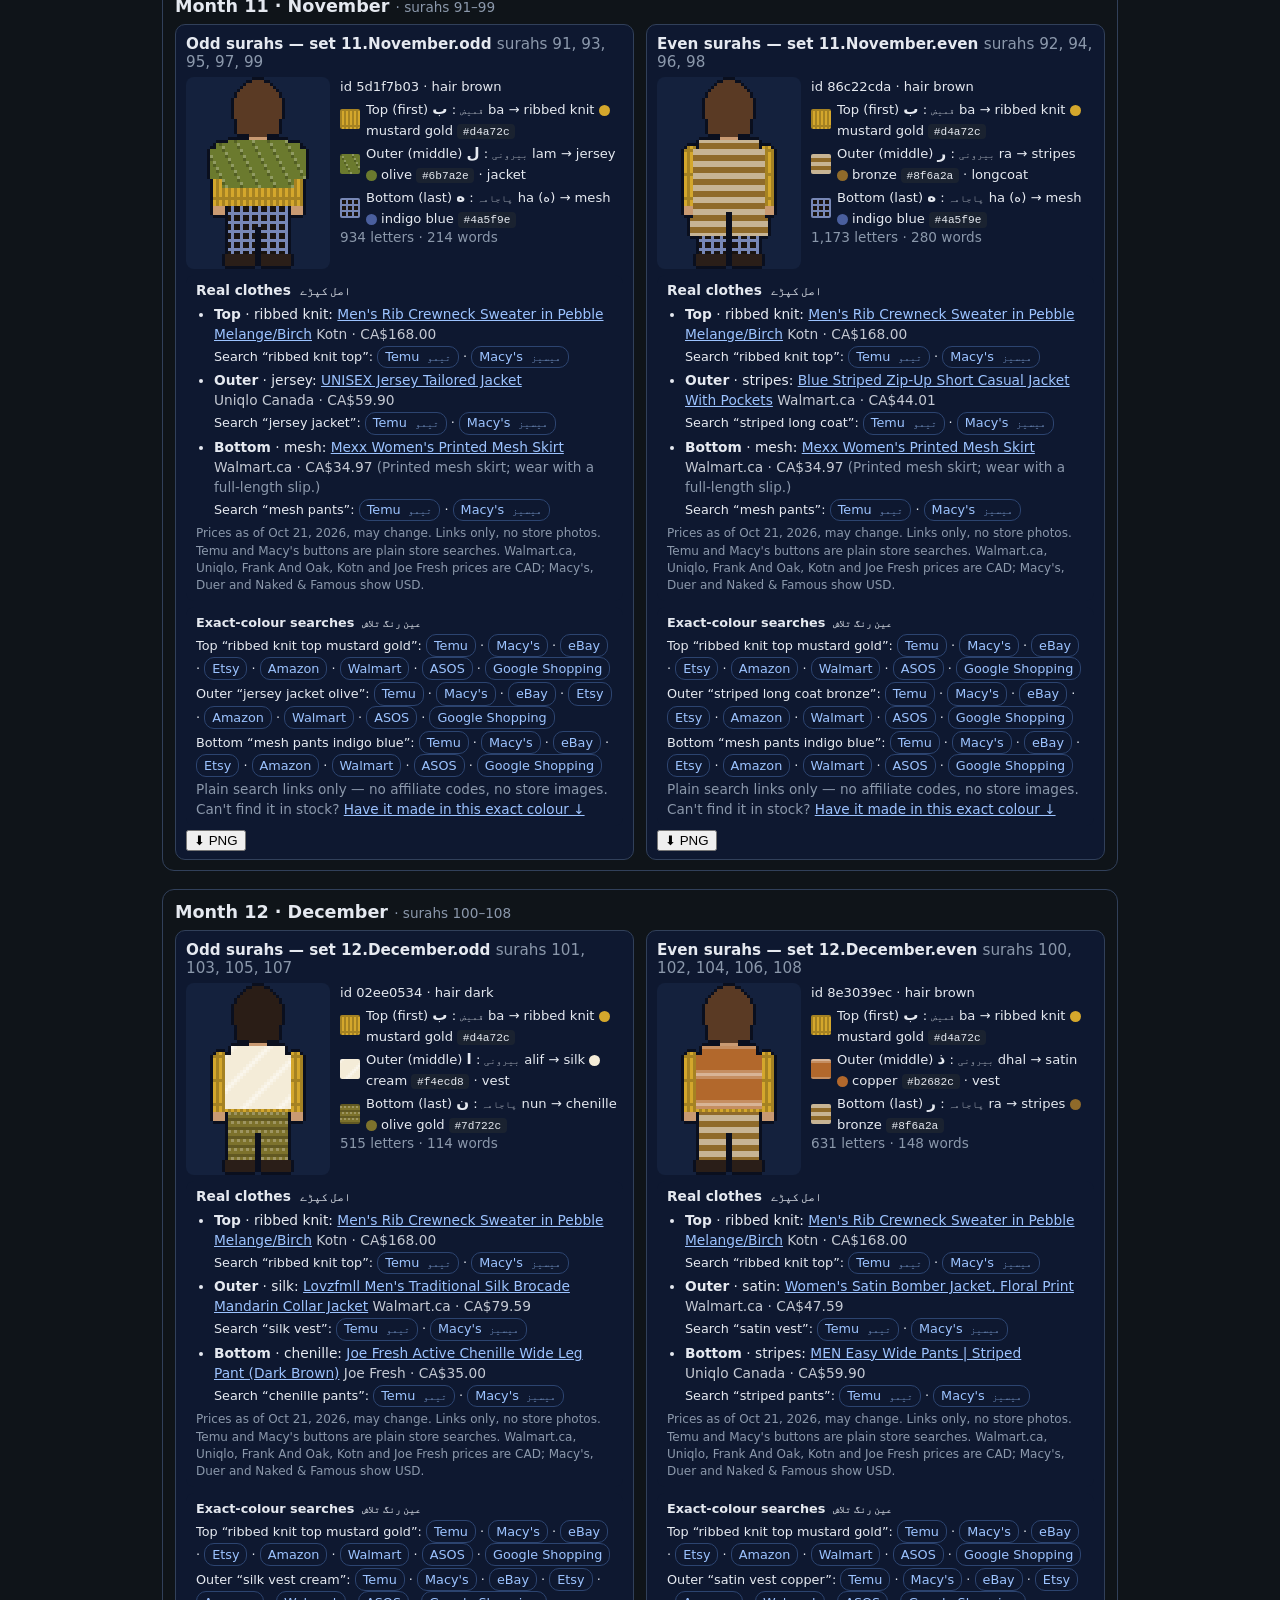
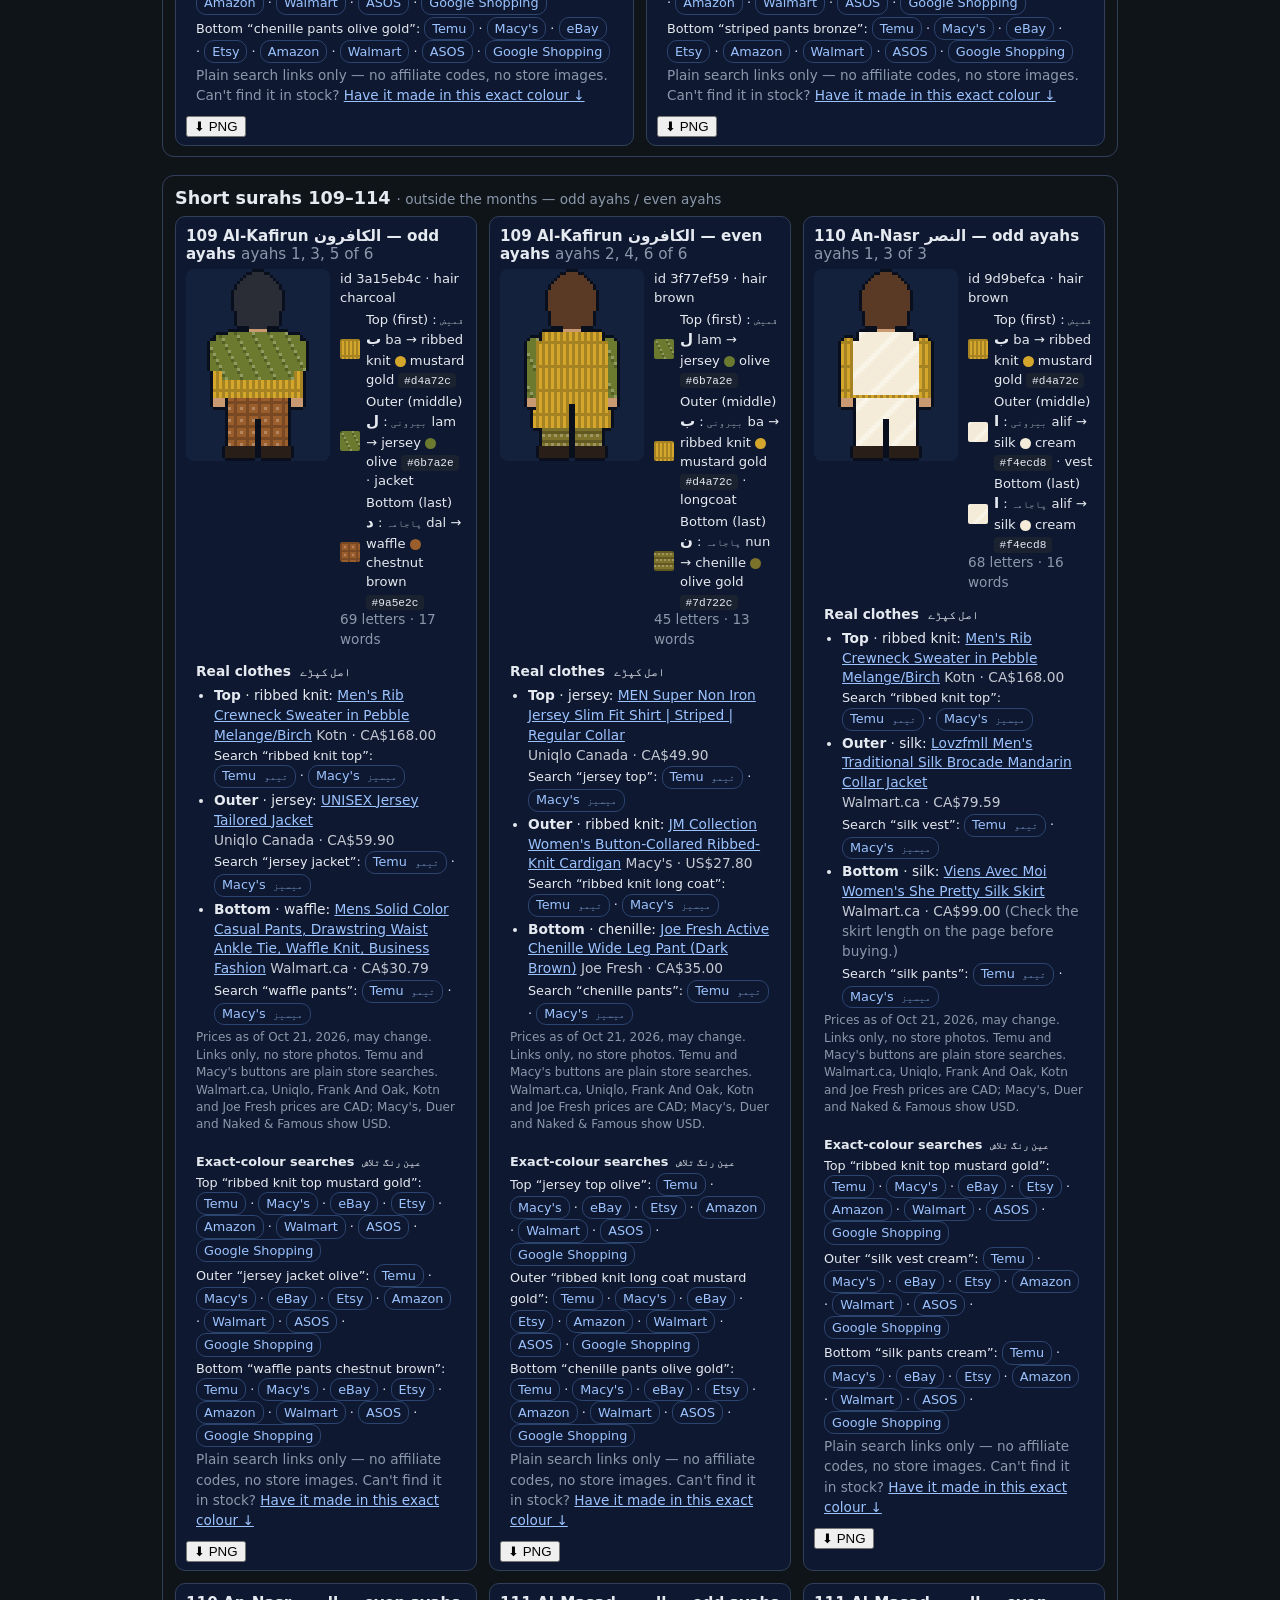
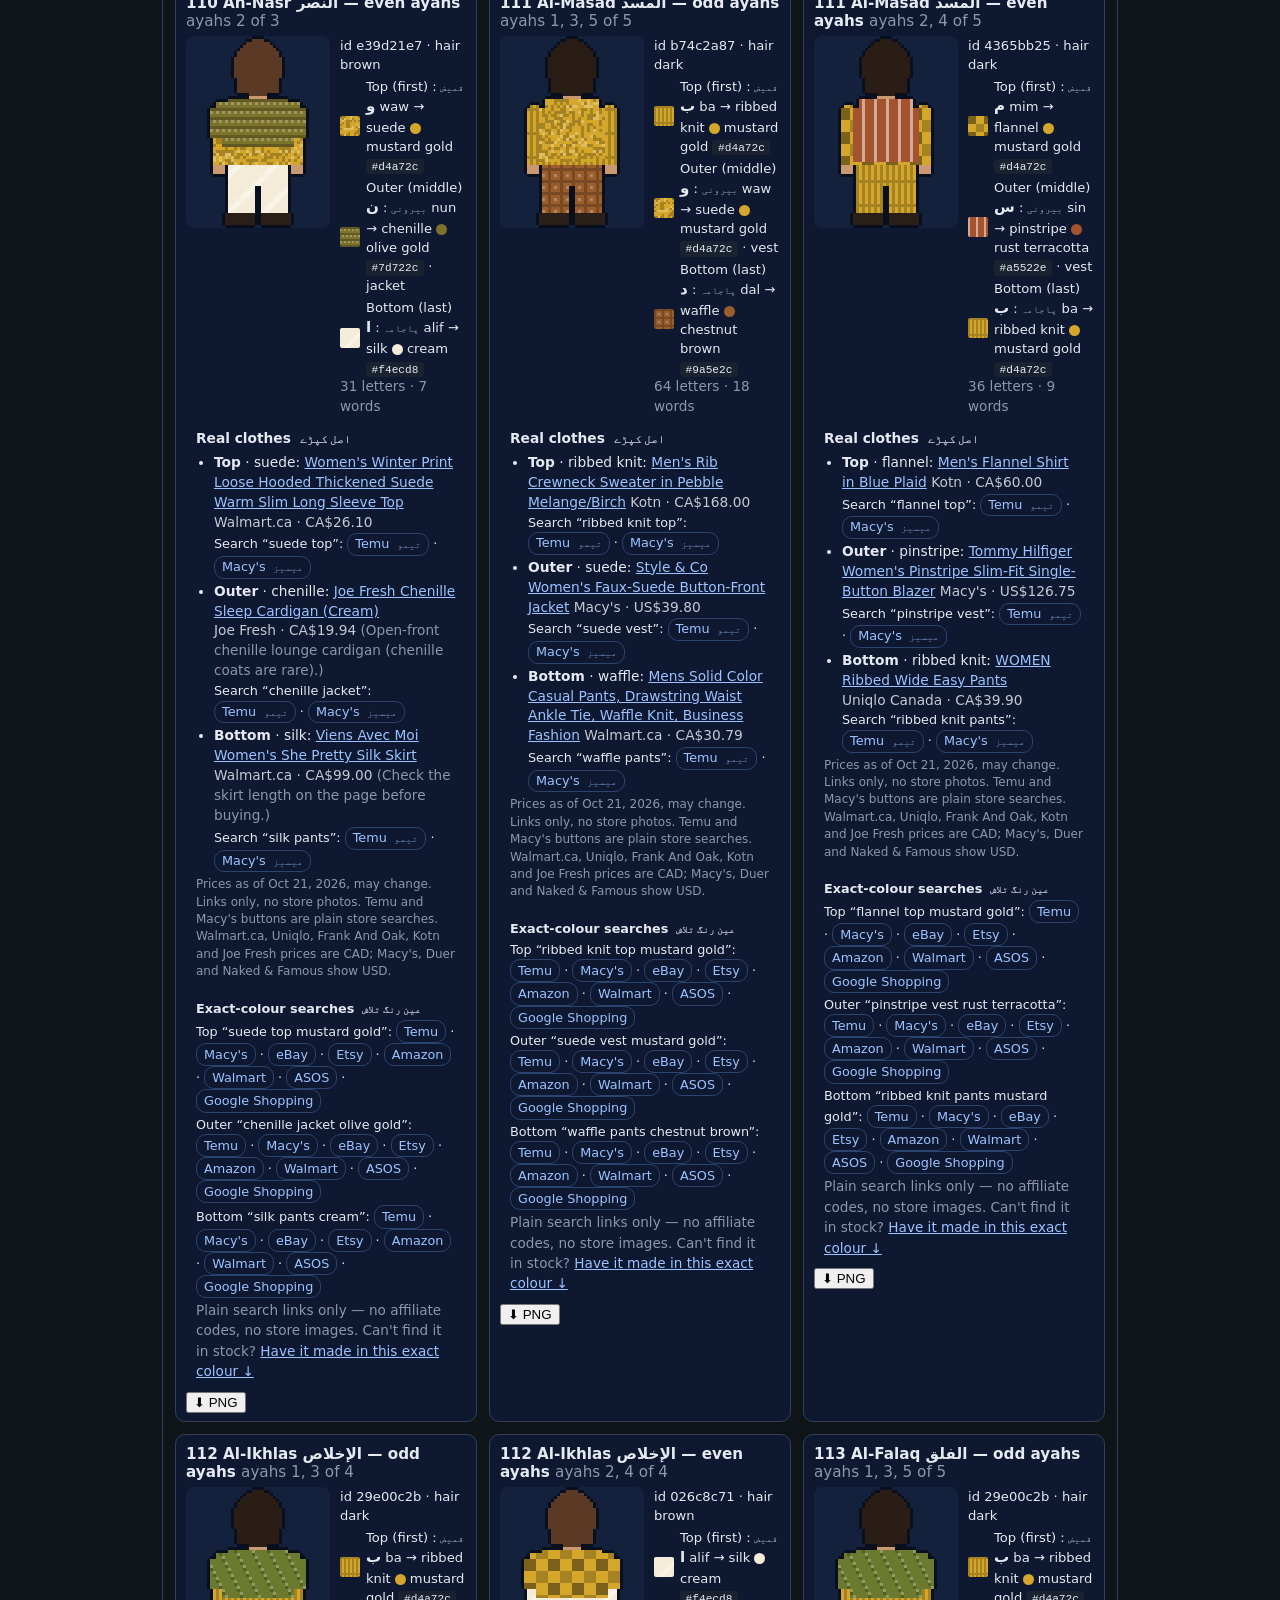
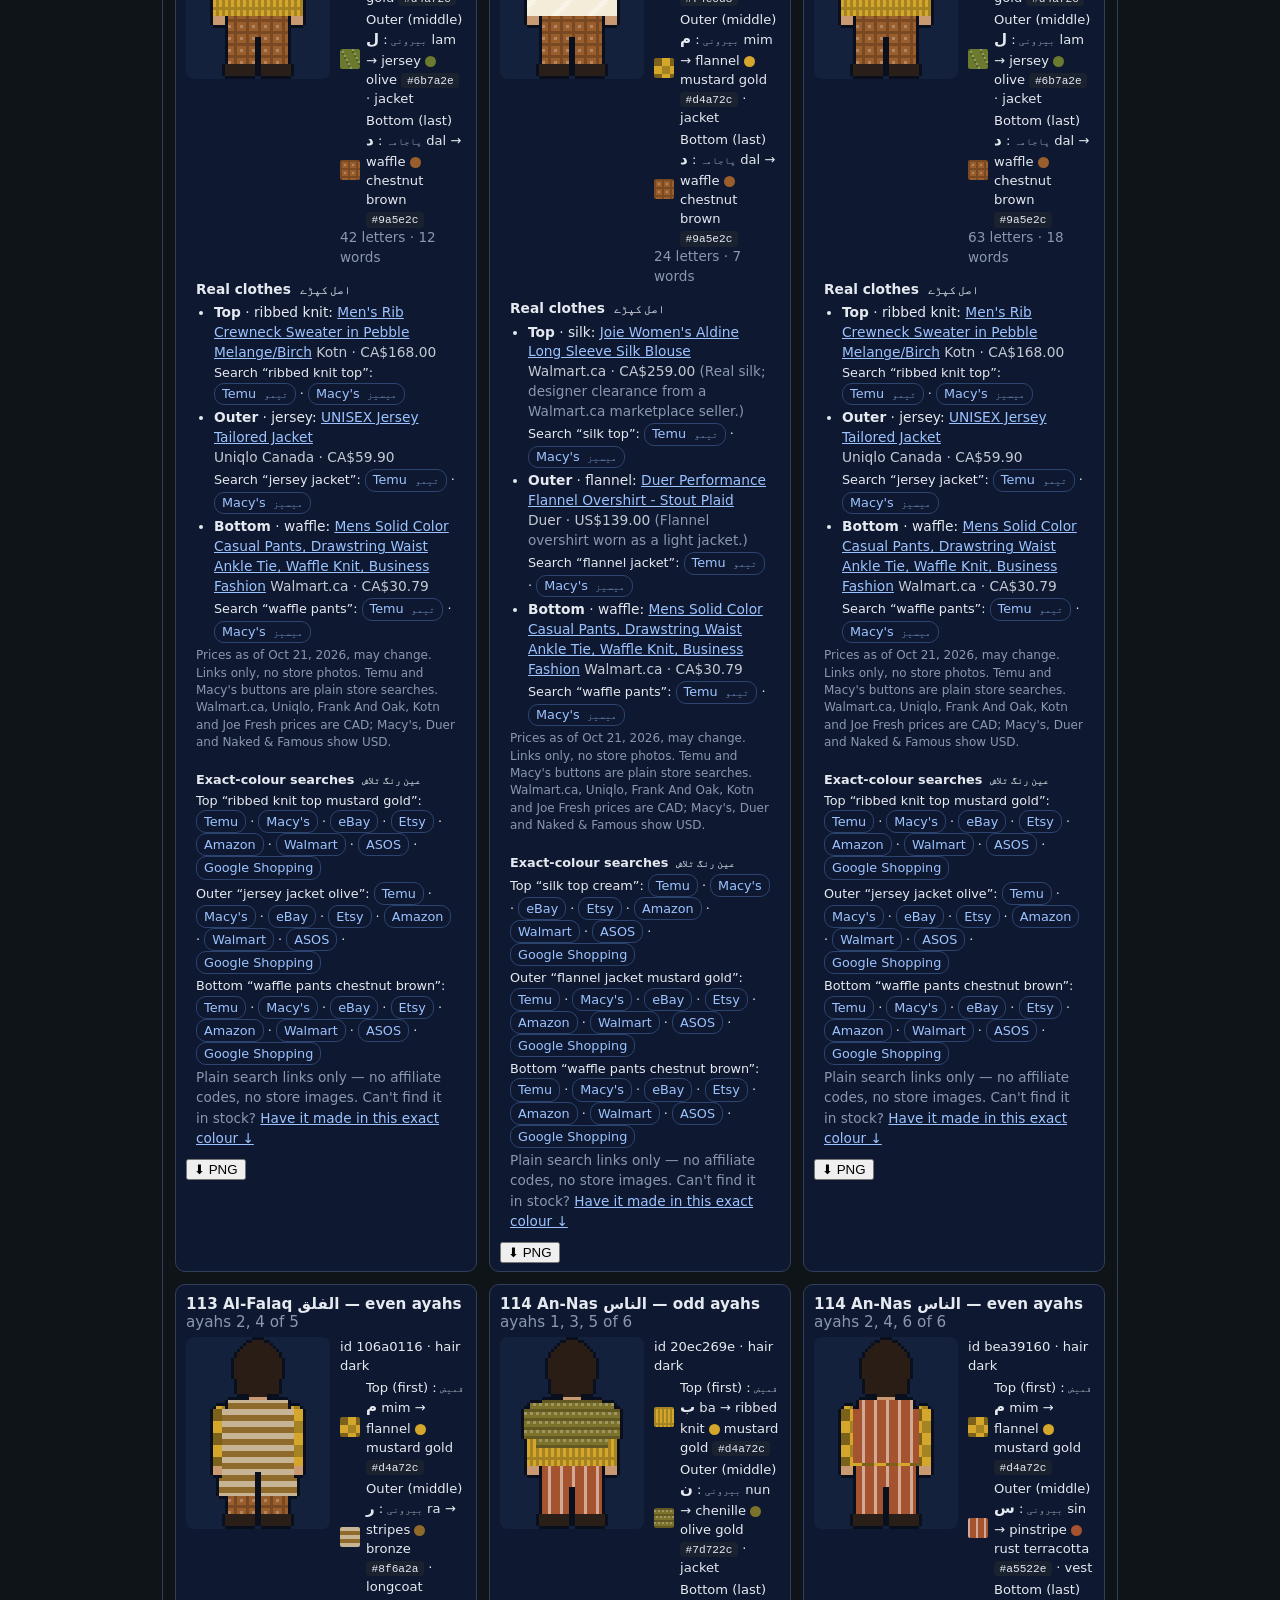
<file: docs/wardrobe-calendar.html>
<!DOCTYPE html>
<html lang="en">
<head>
<meta charset="UTF-8">
<meta name="viewport" content="width=device-width, initial-scale=1">
<title>Month Wardrobe — Quran Recorder</title>
<link rel="stylesheet" href="styles.css">
<style>
  .wc-main{max-width:980px;margin:0 auto;padding:12px}
  .wc-month{margin:18px 0;padding:10px 12px;border:1px solid var(--border);border-radius:12px}
  .wc-month h2{font-size:1.1rem;margin:2px 0 8px}
  .wc-month h2 .muted{font-weight:400}
  .wc-cards{display:flex;gap:12px;flex-wrap:wrap}
  .wc-card{flex:1 1 300px;min-width:290px;max-width:460px;background:#0e1830;border:1px solid var(--border);border-radius:10px;padding:8px 10px}
  .wc-card h3{font-size:.95rem;margin:2px 0 6px}
  .wc-card h3 .set{color:var(--muted);font-weight:400}
  .wc-stage{display:flex;gap:10px;align-items:flex-start}
  .wc-avatar{image-rendering:pixelated;width:144px;height:192px;background:#14213d;border-radius:8px;cursor:pointer;flex:none}
  .wc-info{font-size:.82rem;line-height:1.45}
  .wc-png{margin-top:4px;font-size:.75rem}
  .wc-card .lw-shop{margin-top:6px}
  .wc-intro{font-size:.9rem;line-height:1.5;color:var(--muted)}
  .wc-exact{font-size:.8rem;line-height:1.5;background:#0e1830;border-radius:8px;padding:6px 10px;margin-top:6px}
  .wc-exact b{display:block;margin-bottom:2px}
  .wc-exact a,.wc-custom a{color:#9cc3ff;word-break:break-word}
  .wc-custom{margin:18px 0;padding:10px 12px;border:1px solid var(--border);border-radius:12px}
  .wc-custom h2{font-size:1.1rem;margin:2px 0 4px}
  .wc-custom p{font-size:.9rem;line-height:1.5;color:var(--muted)}
  .wc-custom h3{font-size:.95rem;margin:12px 0 4px}
  .wc-custom ul{margin:4px 0;padding-left:18px;font-size:.86rem;line-height:1.5}
  .wc-custom li{margin:6px 0}
  .wc-custom code{font-size:.85em}
  .wc-top{display:flex;justify-content:flex-end;gap:10px;align-items:center;max-width:980px;margin:0 auto;padding:0 12px}
</style>
</head>
<body>
<header>
  <h1>👗 12-Month Wardrobe <span class="ur" lang="ur">بارہ ماہ کے لباس</span></h1>
  <p class="subtitle">Same letter method as the app's Letter Wardrobe, applied to whole surah series · <a href="index.html">← back to Quran Recorder</a></p>
</header>
<main class="wc-main">
  <p class="wc-intro">
    12 months of 9 surahs each: <b>1–9, 10–18, 19–27 … 100–108</b>. Every month gets <b>two outfits that never mix</b>:
    one from only its <b>odd</b> surahs, one from only its <b>even</b> surahs — all letters of each set are joined into one text
    (top = first letter, outerwear = middle letter cut by its strength, bottom = last letter, hair = word count).
    That is 12 × 2 = <b>24 clothes</b>. The six short surahs <b>109–114</b> are outside the months: each gets two more
    outfits, one from its <b>odd ayahs</b>, one from its <b>even ayahs</b> — 6 × 2 = <b>12 clothes</b>. 36 in total.
    Letter sounds only; implies nothing about meaning. The avatar is always seen from behind: no face.
    <span class="ur" lang="ur">ہر مہینے کے دو لباس: طاق سورتوں سے ایک، جفت سورتوں سے ایک۔ مختصر سورتوں میں طاق آیات سے ایک، جفت آیات سے ایک۔ حروف کی آواز سے لباس، معنی سے کوئی تعلق نہیں۔</span>
  </p>
  <p class="wc-intro">Tap an avatar to download its PNG. Every slot shows its <b>exact colour</b> (name + hex — the same colour as the pixel avatar), plus <b>exact-colour searches</b> across 8 clothing websites (Temu, Macy's, eBay, Etsy, Amazon, Walmart, ASOS, Google Shopping — Google also gets the hex) for that slot's "&lt;fabric&gt; &lt;garment&gt; &lt;colour&gt;". Nothing exact in stock anywhere? The <a href="#wc-custom">custom clothing suppliers</a> section lists makers who can produce a garment in your exact colour — even a single piece, by printing fabric in the exact hex, or small-batch Pantone dye-to-match.</p>
  <div id="wc-list"></div>
  <section id="wc-custom" class="wc-custom">
    <h2>🧵 Custom clothing suppliers <span class="ur" lang="ur">حسبِ ضرورت کپڑے بنانے والے</span></h2>
    <p>Want a garment in the <b>exact colour of the avatar</b>? These makers produce it: print fabric in the exact hex (one garment, no factory minimum), make-to-measure tailors, or small-batch Pantone dye-to-match services. Facts are from their own pages (Oct 2026), plain links only — no affiliate codes, no store images.</p>
    <div id="wc-custom-list"></div>
  </section>
</main>
<footer>📖 Quran Recorder · Month Wardrobe — letter method by <span lang="ar">مخرج</span>/<span lang="ar">صفات</span>, clothes only, never the meaning.</footer>
<script src="wardrobe-data.js?v=letters2"></script>
<script src="wardrobe.js?v=shop1"></script>
<script src="surah-data.js"></script>
<script src="quran-text.js"></script>
<script src="wardrobe-calendar.js?v=cal2"></script>
<script>
(function () {
  const LW = window.LetterWardrobe, WC = window.WardrobeCalendar;
  if (!LW || !WC || !window.QURAN_TEXT) { document.getElementById("wc-list").textContent = "Failed to load wardrobe data."; return; }
  const root = document.getElementById("wc-list");

  function card(title, setLabel, o) {
    const s = o.spec, outer = s.outerwear;
    const el = document.createElement("div");
    el.className = "wc-card";

    const part = (label, ur, x, extra, colourHTML) =>
      `<div class="lw-part"><canvas data-o="${x.order}"></canvas><span>${label} <span class="ur" lang="ur">${ur}</span>: ` +
      `<b class="lw-ar" lang="ar">${x.letter}</b> ${x.name} → ${x.property}${colourHTML || ""}${extra || ""}</span></div>`;
    const colour = (x) => ` <span class="lw-dot" style="background:${x.colour}"></span>${WC.colourName(x.colour)} <code>${x.colour}</code>`;
    const exactRow = (label, slot) => {
      const links = WC.exactSearchLinks(LW, s, slot).map((l) => `<a href="${l.url}" target="_blank" rel="noopener noreferrer nofollow">${l.store}</a>`).join(" · ");
      return `<div class="lw-search">${label} “${WC.exactSearchLinks(LW, s, slot)[0].query}”: ${links}</div>`;
    };
    el.innerHTML =
      `<h3>${title} <span class="set">${setLabel}</span></h3>` +
      `<div class="wc-stage"><canvas class="wc-avatar" aria-label="Outfit avatar"></canvas>` +
      `<div class="wc-info">id ${s.id} · hair ${s.base.hair.replace("hair_", "")}` +
      part("Top (first)", "قمیض", s.top, "", colour(s.top)) +
      part("Outer (middle)", "بیرونی", outer, ` · ${outer.style}`, colour(outer)) +
      part("Bottom (last)", "پاجامہ", s.bottom, "", colour(s.bottom)) +
      `<span class="muted">${s.stats.letters.toLocaleString()} letters · ${s.stats.words.toLocaleString()} words</span>` +
      `</div></div>` +
      `<div class="lw-shop">${LW.shopHTML(s)}</div>` +
      `<div class="wc-exact"><b>Exact-colour searches <span class="ur" lang="ur">عین رنگ تلاش</span></b>` +
      exactRow("Top", "top") + exactRow("Outer", "outerwear") + exactRow("Bottom", "bottom") +
      `<div class="muted wc-asof">Plain search links only — no affiliate codes, no store images. Can't find it in stock? <a href="#wc-custom">Have it made in this exact colour ↓</a></div></div>` +
      `<div class="wc-png"><button class="wc-png-btn">⬇ PNG</button></div>`;
    LW.drawAvatar(el.querySelector(".wc-avatar"), s, 3);
    el.querySelectorAll(".lw-part canvas").forEach((c) => LW.drawSwatch(c, +c.dataset.o, 10, 2));
    const pngName = title.toLowerCase().replace(/[^a-z0-9]+/g, "-").replace(/^-+|-+$/g, "");
    const png = () => {
      const c = document.createElement("canvas");
      LW.drawAvatar(c, s, 1);
      const a = document.createElement("a");
      a.href = c.toDataURL("image/png"); a.download = `outfit-${pngName}-${s.id}.png`; a.click();
    };
    el.querySelector(".wc-avatar").addEventListener("click", png);
    el.querySelector(".wc-png-btn").addEventListener("click", png);
    return el;
  }

  const all = WC.allOutfits(LW, window.QURAN_TEXT, window.SURAHS);
  for (const m of all.months) {
    const sec = document.createElement("section");
    sec.className = "wc-month";
    sec.innerHTML = `<h2>Month ${m.month} · ${m.name} <span class="muted">· surahs ${m.surahs[0]}–${m.surahs[m.surahs.length - 1]}</span></h2>`;
    const wrap = document.createElement("div");
    wrap.className = "wc-cards";
    wrap.appendChild(card(`Odd surahs — set ${m.month}.${m.name}.odd`, `surahs ${m.odd.surahs.join(", ")}`, m.odd));
    wrap.appendChild(card(`Even surahs — set ${m.month}.${m.name}.even`, `surahs ${m.even.surahs.join(", ")}`, m.even));
    sec.appendChild(wrap);
    root.appendChild(sec);
  }
  const sec = document.createElement("section");
  sec.className = "wc-month";
  sec.innerHTML = `<h2>Short surahs 109–114 <span class="muted">· outside the months — odd ayahs / even ayahs</span></h2>`;
  const wrap = document.createElement("div");
  wrap.className = "wc-cards";
  for (const sh of all.shorts) {
    wrap.appendChild(card(`${sh.surah} ${sh.name} ${sh.ar} — odd ayahs`, `ayahs ${sh.odd.ayahs.join(", ")} of ${sh.ayahs}`, sh.odd));
    wrap.appendChild(card(`${sh.surah} ${sh.name} ${sh.ar} — even ayahs`, `ayahs ${sh.even.ayahs.length ? sh.even.ayahs.join(", ") : "—"} of ${sh.ayahs}`, sh.even));
  }
  sec.appendChild(wrap);
  root.appendChild(sec);

  // 🧵 custom clothing suppliers, grouped by how exact the colour can be
  const list = document.getElementById("wc-custom-list");
  const esc = (t) => String(t).replace(/[&<>"']/g, (c) => ({ "&": "&amp;", "<": "&lt;", ">": "&gt;", '"': "&quot;", "'": "&#39;" }[c]));
  const TIERS = [
    { id: "one-off", h: "One garment, exact colour — print the fabric in the exact hex, then sew اپنا ایک کپڑا" },
    { id: "mtm", h: "Made-to-measure tailors — closest colourway from their fabric books" },
    { id: "batch", h: "Small-batch Pantone dye-to-match — they dye fabric to your exact colour (MOQs apply)" }
  ];
  list.innerHTML = TIERS.map((t) => `<h3>${t.h}</h3><ul>` + WC.CUSTOM_MAKERS.filter((m) => m.tier === t.id).map((m) =>
    `<li><a href="${esc(m.url)}" target="_blank" rel="noopener noreferrer nofollow">${esc(m.name)}</a> — ${esc(m.makes)}. ${esc(m.note)}</li>`).join("") + "</ul>").join("");
})();
</script>
</body>
</html>
</file>
<file: docs/styles.css>
:root {
  --bg: #0f1419;
  --panel: #1a2230;
  --card: #222d3d;
  --accent: #4ade80;
  --accent2: #38bdf8;
  --danger: #f87171;
  --text: #e5e9f0;
  --muted: #8b98ab;
  --border: #31405a;
}
* { box-sizing: border-box; }
body {
  margin: 0;
  font-family: "Segoe UI", system-ui, sans-serif;
  background: var(--bg);
  color: var(--text);
}
header {
  padding: 1.2rem 1.5rem 0.5rem;
  text-align: center;
}
h1 { margin: 0; font-size: 1.6rem; }
.subtitle { color: var(--muted); margin: 0.3rem 0 0.8rem; }
.tabs { display: flex; gap: 0.5rem; justify-content: center; flex-wrap: wrap; }
.tab {
  background: var(--panel);
  color: var(--text);
  border: 1px solid var(--border);
  border-radius: 8px;
  padding: 0.5rem 1.1rem;
  cursor: pointer;
  font-size: 0.95rem;
}
.tab.active { background: var(--accent); color: #06210f; border-color: var(--accent); font-weight: 600; }

main { max-width: 1000px; margin: 1rem auto 3rem; padding: 0 1rem; }
.panel { display: none; }
.panel.active { display: block; }

.card {
  background: var(--card);
  border: 1px solid var(--border);
  border-radius: 12px;
  padding: 1rem 1.2rem;
  margin-bottom: 1rem;
}
.card h2 { margin-top: 0; font-size: 1.1rem; }
label { display: block; margin: 0.6rem 0 0.25rem; color: var(--muted); font-size: 0.85rem; }
select, input[type="number"], input[type="search"], input[type="date"] {
  width: 100%;
  padding: 0.5rem;
  border-radius: 8px;
  border: 1px solid var(--border);
  background: var(--panel);
  color: var(--text);
  font-size: 1rem;
}
button { cursor: pointer; }
.muted { color: var(--muted); font-size: 0.85rem; }

/* Recorder */
.recorder-grid { display: grid; grid-template-columns: 1fr 1fr; gap: 1rem; }
@media (max-width: 700px) { .recorder-grid { grid-template-columns: 1fr; } }
.ayah-picker { display: flex; gap: 0.5rem; align-items: center; }
.ayah-picker button {
  width: 2.4rem; height: 2.4rem; font-size: 1.2rem;
  border-radius: 8px; border: 1px solid var(--border);
  background: var(--panel); color: var(--text);
}
.ayah-picker input { text-align: center; }
.verse-badge {
  margin-top: 0.8rem; padding: 0.5rem 0.8rem;
  background: var(--panel); border-radius: 8px;
  border: 1px solid var(--accent2);
}
.verse-badge strong { color: var(--accent2); }
.rec-controls { display: flex; gap: 0.8rem; }
.big {
  flex: 1; padding: 0.9rem; font-size: 1.05rem; font-weight: 600;
  border-radius: 10px; border: none;
}
.big.rec { background: var(--danger); color: #2b0505; }
.big.rec:disabled { opacity: 0.4; cursor: not-allowed; }
.big.stop { background: var(--accent); color: #06210f; }
.big.stop:disabled { opacity: 0.4; cursor: not-allowed; }
.timer { font-size: 2.2rem; text-align: center; margin: 0.8rem 0 0.3rem; font-variant-numeric: tabular-nums; }
#rec-status { text-align: center; }
#rec-status.recording { color: var(--danger); }

.rec-list .rec-item {
  display: flex; align-items: center; gap: 0.8rem; flex-wrap: wrap;
  padding: 0.6rem; border-bottom: 1px solid var(--border);
}
.rec-item:last-child { border-bottom: none; }
.rec-item audio { height: 2rem; flex: 1; min-width: 180px; }
.rec-item .meta { min-width: 200px; }
.rec-item .meta .time { color: var(--muted); font-size: 0.8rem; }
.icon-btn {
  background: var(--panel); border: 1px solid var(--border); color: var(--text);
  border-radius: 6px; padding: 0.3rem 0.6rem;
}
.icon-btn:hover { border-color: var(--accent2); }

/* Finder */
.finder-row { display: flex; gap: 0.8rem; flex-wrap: wrap; }
.finder-row input[type="search"] { flex: 2; min-width: 180px; }
.verse-jump { display: flex; gap: 0.5rem; flex: 1; min-width: 200px; }
.verse-jump button {
  background: var(--accent2); color: #08222f; border: none;
  border-radius: 8px; padding: 0 1rem; font-weight: 600;
}
.surah-scroll {
  max-height: 60vh; overflow-y: auto;
  background: var(--panel); border: 1px solid var(--border); border-radius: 12px;
}
.surah-row {
  display: grid; grid-template-columns: 3rem 1fr auto auto; gap: 0.8rem;
  align-items: center; padding: 0.55rem 1rem;
  border-bottom: 1px solid var(--border); cursor: pointer;
}
.surah-row:hover { background: #26334a; }
.surah-row.selected { background: #123b2a; border-left: 4px solid var(--accent); }
.surah-row .num { color: var(--accent2); font-weight: 700; }
.surah-row .ar { font-size: 1.05rem; }
.surah-row .range { color: var(--muted); font-size: 0.8rem; }
.hidden { display: none; }

/* Kalima */
.kalima-controls { display: flex; gap: 1rem; align-items: center; flex-wrap: wrap; margin-bottom: 0.8rem; }
.kalima-controls select { width: auto; min-width: 220px; }
.presets { display: flex; gap: 0.4rem; align-items: center; }
.preset {
  background: var(--panel); border: 1px solid var(--accent2); color: var(--accent2);
  border-radius: 6px; padding: 0.35rem 0.8rem; font-weight: 600;
}
.preset:hover { background: var(--accent2); color: #08222f; }
.progress { height: 10px; background: var(--panel); border-radius: 5px; overflow: hidden; margin-bottom: 0.4rem; }
#kalima-progress-bar { height: 100%; width: 0; background: var(--accent); transition: width 0.3s; }
.kalima-table { width: 100%; border-collapse: collapse; margin-top: 0.8rem; }
.kalima-table th, .kalima-table td {
  padding: 0.55rem 0.7rem; border-bottom: 1px solid var(--border); text-align: left;
}
.kalima-table th { color: var(--muted); font-size: 0.8rem; text-transform: uppercase; }
.kalima-table tr.done td { background: #123b2a; }
.stamp-btn {
  background: var(--accent); color: #06210f; border: none;
  border-radius: 6px; padding: 0.35rem 0.9rem; font-weight: 600;
}
.stamp-btn.stamped { background: var(--panel); color: var(--muted); border: 1px solid var(--border); }
.stamp-time { display: block; font-size: 0.75rem; color: var(--muted); }

/* Log */
.log-controls { display: flex; gap: 0.6rem; flex-wrap: wrap; margin-bottom: 0.8rem; }
.log-controls input[type="date"] { width: auto; }
.log-controls button {
  background: var(--panel); border: 1px solid var(--border); color: var(--text);
  border-radius: 8px; padding: 0.45rem 0.9rem;
}
.log-entries .log-item {
  display: flex; gap: 0.8rem; align-items: baseline;
  padding: 0.5rem 0.2rem; border-bottom: 1px solid var(--border);
}
.log-item:last-child { border-bottom: none; }
.log-item .t { color: var(--accent2); font-variant-numeric: tabular-nums; min-width: 5.5rem; }
.badge {
  font-size: 0.7rem; padding: 0.1rem 0.5rem; border-radius: 999px;
  border: 1px solid var(--border); color: var(--muted); text-transform: uppercase;
}
.badge.recitation { border-color: var(--accent); color: var(--accent); }
.badge.kalima { border-color: var(--accent2); color: var(--accent2); }
.badge.kalima-complete { border-color: gold; color: gold; }
.badge.ayah-stamp { border-color: #c084fc; color: #c084fc; }

/* Ayah preview + exact-ayah browser */
.ayah-text {
  margin-top: 0.8rem;
  font-family: "Amiri", "Scheherazade New", "Traditional Arabic", serif;
  font-size: 1.45rem; line-height: 2.1;
  background: var(--panel); border: 1px solid var(--border);
  border-radius: 8px; padding: 0.6rem 0.9rem;
  min-height: 3rem;
}
.stamp-ayah {
  margin-top: 0.6rem; width: 100%;
  background: var(--accent2); color: #08222f; border: none;
  border-radius: 10px; padding: 0.7rem; font-weight: 600; font-size: 0.95rem;
}
.search-results { margin-bottom: 1rem; }
.search-row, .ayah-row {
  display: flex; gap: 0.8rem; align-items: baseline;
  padding: 0.5rem 0.8rem; border-bottom: 1px solid var(--border);
  cursor: pointer; background: var(--panel);
}
.search-row:first-child { border-radius: 12px 12px 0 0; }
.search-row:last-child { border-radius: 0 0 12px 12px; }
.search-row:hover, .ayah-row:hover { background: #26334a; }
.search-row .loc { min-width: 7rem; color: var(--accent2); font-weight: 600; white-space: nowrap; }
.search-row .atext { font-family: "Amiri", "Scheherazade New", serif; font-size: 1.15rem; }
.ayah-browser .ayah-list { max-height: 55vh; overflow-y: auto; }
.ayah-row { background: transparent; }
.ayah-row.selected { background: #123b2a; border-right: 4px solid var(--accent); }
.ayah-row .anum {
  min-width: 2.2rem; text-align: center; color: var(--accent2); font-weight: 700;
  border: 1px solid var(--border); border-radius: 999px; padding: 0.1rem 0.3rem;
}
.ayah-row .atext { font-family: "Amiri", "Scheherazade New", serif; font-size: 1.3rem; line-height: 2; }

/* Surah strip dial + ayah wheel */
.surah-strip {
  display: flex; overflow-x: auto; scroll-snap-type: x mandatory;
  margin-top: 0.5rem; border: 1px solid var(--border); border-radius: 10px;
  background: var(--panel); scrollbar-width: none;
}
.surah-strip::-webkit-scrollbar { display: none; }
.surah-chip {
  min-width: 52px; width: 52px; height: 48px; flex: 0 0 52px;
  display: flex; align-items: center; justify-content: center;
  scroll-snap-align: center; cursor: pointer;
  color: var(--muted); font-weight: 600; font-size: 0.95rem;
  border-right: 1px solid var(--border);
}
.surah-chip.active { color: #06210f; background: var(--accent); font-weight: 800; }

.dial-wrap { position: relative; height: 220px; margin-top: 0.5rem; }
.dial {
  height: 100%; overflow-y: auto; scroll-snap-type: y mandatory;
  border: 1px solid var(--border); border-radius: 10px; background: var(--panel);
  scrollbar-width: none;
}
.dial::-webkit-scrollbar { display: none; }
.dial-pad { height: 44px; }
.dial-row {
  height: 44px; display: flex; align-items: center; justify-content: center; gap: 0.6rem;
  scroll-snap-align: center; cursor: pointer; color: var(--muted);
}
.dial-row .dn { font-size: 1.05rem; font-weight: 700; }
.dial-row .dg { font-size: 0.72rem; opacity: 0.7; }
.dial-row.active { color: var(--text); }
.dial-row.active .dn { color: var(--accent); font-size: 1.35rem; }
.dial-band {
  position: absolute; top: 50%; left: 0; right: 0; height: 44px;
  transform: translateY(-50%); pointer-events: none; z-index: 2;
  border-top: 2px solid var(--accent); border-bottom: 2px solid var(--accent);
  background: rgba(74, 222, 128, 0.06);
}
.dial-fade { position: absolute; left: 0; right: 0; height: 60px; pointer-events: none; z-index: 3; }
.dial-fade.top { top: 0; border-radius: 10px 10px 0 0; background: linear-gradient(#1a2230, transparent); }
.dial-fade.bottom { bottom: 0; border-radius: 0 0 10px 10px; background: linear-gradient(transparent, #1a2230); }

/* Number-words chips */
.word-chips { display: flex; flex-wrap: wrap; gap: 0.35rem; margin-top: 0.5rem; }
.word-chip {
  background: var(--panel); border: 1px solid var(--border); border-radius: 999px;
  padding: 0.15rem 0.6rem; font-family: "Amiri", "Scheherazade New", serif; font-size: 1rem;
  cursor: default;
}
.word-chip .cs { color: var(--accent2); font-family: system-ui; font-size: 0.75rem; font-weight: 700; }
.word-chip:hover { border-color: var(--accent2); }

/* GitHub sync */
.gh-grid { display: grid; grid-template-columns: 1fr 1fr; gap: 0.6rem 1rem; }
.gh-wide { grid-column: 1 / -1; }
@media (max-width: 600px) { .gh-grid { grid-template-columns: 1fr; } }
.gh-options { display: flex; gap: 1rem; align-items: center; flex-wrap: wrap; margin-top: 0.8rem; }
.gh-options .check { display: flex; gap: 0.4rem; align-items: center; margin: 0; color: var(--text); font-size: 0.9rem; }
.gh-options input[type="checkbox"] { width: auto; }
input[type="text"], input[type="password"] {
  width: 100%; padding: 0.5rem; border-radius: 8px;
  border: 1px solid var(--border); background: var(--panel); color: var(--text); font-size: 1rem;
}
#gh-status { margin-top: 0.6rem; }
#gh-status.ok { color: var(--accent); }
#gh-status.err { color: var(--danger); }
code { background: var(--panel); padding: 0.1rem 0.35rem; border-radius: 4px; font-size: 0.85em; }

footer { text-align: center; color: var(--muted); padding: 1rem; font-size: 0.85rem; }

/* ---- fast picker (grid/dial) ---- */
.pick-modes{display:flex;gap:6px;align-items:center;flex-wrap:wrap;margin-bottom:6px}
.pick-modes .pm{padding:8px 14px;border-radius:10px;min-height:40px}
.pick-modes .pm.on{background:#2e7d5b;color:#fff}
.pick-modes .onetap{margin-left:auto;font-size:.9em}
.surah-grid{display:grid;grid-template-columns:repeat(auto-fill,minmax(40px,1fr));gap:2px}
.surah-grid button,.ayah-grid button{min-height:40px;padding:2px;border-radius:8px;line-height:1.05;font-size:.72em;display:flex;flex-direction:column;align-items:center;justify-content:center}
.surah-grid button b{font-size:1.25em}
.surah-grid button span{font-family:serif;font-size:1.05em;white-space:nowrap;overflow:hidden;max-width:100%}
.surah-grid button.on,.ayah-grid button.on{outline:2px solid #2e7d5b;background:#d6f0e3}
.ayah-grid{display:grid;grid-template-columns:repeat(auto-fill,minmax(42px,1fr));gap:3px;max-height:60vh;overflow:auto}
.ayah-grid button{font-size:1em}
.ayah-grid button.stamped{background:#ffe9a8}
.ag-head{display:flex;gap:8px;align-items:center;margin:4px 0}
.ag-head button{min-height:40px}
.hidden{display:none!important}
#dial-picker,#grid-picker,#tree-picker{min-width:0;max-width:100%}
.surah-strip{max-width:100%}
.recorder-grid>*{min-width:0}

/* ---- install + speak (v1.0) ---- */
.install-bar{display:flex;justify-content:center;gap:8px;margin:6px 0}
#btn-install{background:#d4af37;color:#14261c;font-weight:700;border-radius:10px;padding:8px 14px}
.ios-hint{font-size:.9em;background:#1f3b2c;border:1px solid #d4af37;border-radius:10px;padding:6px 10px}
.ios-hint button{background:none;border:0;color:inherit;padding:0 4px}
.speak-picker{display:flex;flex-direction:column;gap:8px}
.speak-row{display:flex;align-items:center;gap:10px}
.speak-mic{width:84px;height:84px;border-radius:50%;font-size:2.2em;background:#14533a;border:3px solid #d4af37;color:#fff}
.speak-mic.listening{background:#b3261e;animation:pulse 1s infinite}
@keyframes pulse{50%{transform:scale(1.07)}}
.speak-lang{display:flex;gap:4px}.speak-lang .sl{min-height:40px;padding:6px 12px;border-radius:10px}
.speak-lang .sl.on{background:#2e7d5b;color:#fff}
.smart-form{display:flex;gap:6px}.smart-form input{flex:1;min-height:42px;font-size:1.05em}
.speak-result{border:1px solid #d4af37;border-radius:10px;padding:8px}
#speak-pick{font-size:1.15em;margin-bottom:6px}

/* ---- any-number + sequence mode (v1.1) ---- */
.ur{font-family:"Noto Nastaliq Urdu","Jameel Noori Nastaleeq",serif;font-size:.8em;opacity:.8;margin-inline-start:.35em}
.any-form{display:flex;gap:6px;margin:4px 0}.any-form input{flex:1;min-height:42px;font-size:1.05em}
.any-map{font-size:.9em;min-height:1.2em;word-break:break-all}
.seq-picker{display:flex;flex-direction:column;gap:8px}
.seq-picker select{min-height:42px}
.seq-opts{display:flex;gap:8px;flex-wrap:wrap}.seq-opts label{display:flex;flex-direction:column;flex:1;min-width:90px}
.seq-opts input{min-height:40px}
.seq-nav{display:flex;gap:8px}.seq-nav button{flex:1;min-height:56px;font-size:1.1em;border-radius:12px}
.seq-next{background:#14533a;color:#fff;border:2px solid #d4af37}
.seq-out{font-size:.95em;word-break:break-all;border:1px solid #d4af37;border-radius:10px;padding:6px 8px;min-height:1.4em}

/* ✅ Approve · 📚 Geronimo · 2️⃣ two ayahs */
.approve-picker{display:flex;flex-direction:column;gap:8px}
.approve-picker select{min-height:42px}
.ap-title{font-weight:600}
.ap-cards{display:grid;gap:8px;grid-template-columns:1fr}
.ap-cards.two{grid-template-columns:1fr 1fr}
.ap-card{border:1px solid #d4af37;border-radius:10px;padding:8px;display:flex;flex-direction:column;gap:6px;min-width:0}
.ap-ref{font-weight:600}.ap-done{color:#14533a;font-weight:400;font-size:.85em}
.ap-ar{font-size:1.5em;line-height:1.9}
.ap-meta{font-size:.85em;word-break:break-all}
.ap-book{background:rgba(212,175,55,.12);border-radius:8px;padding:6px 8px;font-size:.92em}
.ap-tag{font-size:.85em;opacity:.8}.ap-sum{margin-top:2px}
.ap-nav{display:flex;gap:8px}.ap-nav button{flex:1;min-height:60px;font-size:1.2em;border-radius:12px}
.ap-yes{background:#14533a;color:#fff;border:2px solid #d4af37}
.ap-no{background:#7a1f1f;color:#fff;border:2px solid #d4af37}
.ap-sub{display:flex;gap:8px;align-items:end;flex-wrap:wrap}.ap-sub label{display:flex;flex-direction:column}.ap-sub input{min-height:40px;width:7em}
.ap-nobook{border:1px dashed #d4af37;border-radius:8px;padding:4px 8px;font-size:.85em}
.bk-current{display:flex;flex-direction:column;gap:4px}.bk-cur-ref{font-size:.85em}
#ap-work-wrap{display:flex;flex-direction:column}#ap-work{min-height:42px}
.bk-ar{font-size:1.15em;line-height:1.8}.bk-line{font-style:italic;margin-top:3px;border-left:3px solid #d4af37;padding-left:6px}.bk-src{font-style:normal;font-size:.85em}.bk-ja,.bk-en{font-size:.85em}
.ap-book.ghost{background:rgba(90,110,140,.18)}.ap-ghost{display:inline-block;font-size:.8em;font-weight:600;border:1px solid currentColor;border-radius:6px;padding:0 6px;margin-bottom:2px}

/* 🔤 Letters mode (letter-pattern avatar) */
.letters-picker{display:flex;flex-direction:column;gap:8px}
.lw-stage{display:flex;gap:12px;align-items:flex-end;flex-wrap:wrap}
#lw-canvas{image-rendering:pixelated;width:288px;height:384px;background:#14213d;border-radius:10px}
.lw-info{font-size:.9rem;line-height:1.5}
.lw-nav{display:flex;gap:8px}
.lw-nav button{flex:1;min-height:42px}
.lw-part{display:flex;gap:6px;align-items:center;margin-top:3px}
.lw-part canvas{image-rendering:pixelated;border-radius:2px;flex:none}
.lw-ar{font-size:1.15em}
.lw-details summary{cursor:pointer;min-height:36px;line-height:36px}
.lw-wrap{overflow:auto;max-height:60vh;border-radius:8px}
.lw-table{border-collapse:collapse;font-size:.78rem;width:100%}
.lw-table th{position:sticky;top:0;background:#0e1830;text-align:left}
.lw-table th,.lw-table td{padding:3px 5px;border-bottom:1px solid #26345a;vertical-align:middle}
.lw-table .lw-ar{font-size:1.4rem}
.lw-table canvas.lw-sw{image-rendering:pixelated;vertical-align:middle;border-radius:2px}
.lw-table .lw-why{min-width:220px;opacity:.85}
.lw-table tr.lw-hl{background:rgba(212,167,44,.18)}
.lw-shop{font-size:.86rem;line-height:1.45;background:#0e1830;border-radius:8px;padding:6px 10px}
.lw-shop ul{margin:4px 0;padding-left:18px}
.lw-shop li{margin:3px 0}
.lw-shop a{color:#9cc3ff;word-break:break-word}
.lw-shop-h{font-weight:600}
.lw-search{font-size:.8rem;margin:1px 0 2px}
.lw-search a{display:inline-block;padding:1px 7px;border:1px solid #2c4470;border-radius:10px;text-decoration:none}
.lw-store{opacity:.85;white-space:nowrap}
.lw-asof{font-size:.75rem}
.lw-dot{display:inline-block;width:11px;height:11px;border-radius:50%;margin-right:4px;vertical-align:middle}

/* ---- spending in Allah's cause (v1.3.2) + tools footer ---- */
.spend{border-color:#d4af37}
.spend h2 .ar{font-family:"Amiri","Scheherazade New",serif;font-size:1.05em;margin-inline-start:.3em}
.spend-ar{font-family:"Amiri","Scheherazade New","Traditional Arabic",serif;font-size:1.5rem;line-height:2.1;text-align:right;margin:.4rem 0}
.spend-ref{color:#d4af37;font-weight:600;margin:.2rem 0}
.spend-en{font-size:.95rem;margin:.3rem 0}
.spend-note{font-size:.8rem}
.tools-used{margin-top:1.2rem;padding-top:.6rem;border-top:1px dashed var(--border);font-size:.8rem}
.tools-used a{color:var(--accent2)}
/* ---- 🔎 Ayah Finder آیت تلاش (v1.5.0) ---- */
.af-text{width:100%;background:var(--panel);color:var(--text);border:1px solid var(--border);border-radius:8px;padding:.6rem;font:inherit;font-size:1rem;resize:vertical}
.af-row{display:flex;flex-wrap:wrap;gap:.5rem;align-items:center;margin:.6rem 0}
.af-egs{font-size:.85rem;color:var(--muted);display:flex;flex-wrap:wrap;gap:.3rem;align-items:center}
.af-eg{background:var(--panel);color:var(--text);border:1px solid var(--border);border-radius:999px;padding:.2rem .6rem;font-size:.8rem;cursor:pointer}
.af-status{min-height:1.2em;margin:.3rem 0}
.af-results{display:flex;flex-direction:column;gap:.6rem}
.af-hit{background:var(--panel);border:1px solid var(--border);border-radius:10px;padding:.7rem .8rem}
.af-head{display:flex;gap:.5rem;align-items:center;flex-wrap:wrap}
.af-rank{background:var(--accent);color:#06210f;border-radius:50%;width:1.6em;height:1.6em;display:inline-flex;align-items:center;justify-content:center;font-weight:700;font-size:.85rem}
.af-ref{color:#d4af37;font-weight:600}
.af-score{margin-inline-start:auto;background:#14533a;color:#c8f7d8;border-radius:6px;padding:.1rem .45rem;font-size:.8rem}
.af-ar{font-family:"Amiri","Scheherazade New","Traditional Arabic",serif;font-size:1.45rem;line-height:2;text-align:right;margin:.4rem 0}
.af-en{font-size:.95rem;margin:.2rem 0 .5rem}
.af-why{font-size:.8rem;margin:.1rem 0 .4rem}
.af-note{font-size:.8rem;margin-top:.8rem}

/* 📖 Shakespeare reader · ڈرامہ پڑھیں (play text, separate from Quran text) */
.bard-row{display:flex;flex-wrap:wrap;gap:6px;align-items:center;font-size:.92em}
.bard-open-btn{margin-top:4px}
body.bard-open{overflow:hidden}
.bard{position:fixed;inset:0;z-index:1000;background:var(--bg);color:var(--text);display:flex;flex-direction:column}
.bard-top{background:var(--panel);border-bottom:1px solid var(--border);padding:8px 12px;display:flex;flex-direction:column;gap:6px}
.bard-row1{display:flex;justify-content:space-between;align-items:center;gap:8px}
.bard-title{margin:0;font-size:1.15rem}
.bard-tag{font-size:.82em;color:#06210f;background:#d4af37;border-radius:6px;padding:2px 8px;align-self:flex-start}
.bard-ctl{display:flex;flex-wrap:wrap;gap:6px;align-items:center}
.bard-ctl select{max-width:100%;flex:1 1 220px;min-width:0;background:var(--card);color:var(--text);border:1px solid var(--border);border-radius:6px;padding:6px}
.bard-ctl input{width:4.5em;background:var(--card);color:var(--text);border:1px solid var(--border);border-radius:6px;padding:5px}
.bard-ctl button:disabled{opacity:.4}
.bard-pair{font-size:.85em;display:flex;flex-wrap:wrap;gap:6px;align-items:center}
.bard-body{flex:1;overflow-y:auto;-webkit-overflow-scrolling:touch;padding:10px 14px 40px}
.bard-text{max-width:720px;margin:0 auto;font-family:Georgia,"Times New Roman",serif;line-height:1.6}
.bard-dp{max-width:720px;margin:0 auto 8px;font-size:.9em}.bard-dp ul{margin:4px 0;padding-left:1.2em}
.bard-h{margin:.4em 0 0;font-family:"Segoe UI",system-ui,sans-serif}.bard-place{margin-bottom:.8em;font-size:.9em}
.bard-paired{font-size:.7em;background:rgba(74,222,128,.18);color:var(--accent);border-radius:6px;padding:1px 6px;vertical-align:middle}
.bard-sp{margin:0 0 .75em}
.bard-who{font-family:"Segoe UI",system-ui,sans-serif;font-weight:700;font-size:.78em;letter-spacing:.06em;color:var(--accent2)}
.bard-ln{white-space:pre-wrap}
.bard-dir{font-style:italic;color:var(--muted);margin:.3em 0 .75em 1.2em}
.bard-sd{color:var(--muted)}
.bard-end{margin-top:1.5em;text-align:center}
.bard-src{max-width:720px;margin:1em auto 0;font-size:.8em}.bard-src a{color:var(--accent2)}
@media (max-width:520px){.bard-top{padding:6px 8px}.bard-body{padding:8px 10px 40px}.bard-ctl .ur{display:none}}
</file>
<file: quran-recorder/styles.css>
:root {
  --bg: #0f1419;
  --panel: #1a2230;
  --card: #222d3d;
  --accent: #4ade80;
  --accent2: #38bdf8;
  --danger: #f87171;
  --text: #e5e9f0;
  --muted: #8b98ab;
  --border: #31405a;
}
* { box-sizing: border-box; }
body {
  margin: 0;
  font-family: "Segoe UI", system-ui, sans-serif;
  background: var(--bg);
  color: var(--text);
}
header {
  padding: 1.2rem 1.5rem 0.5rem;
  text-align: center;
}
h1 { margin: 0; font-size: 1.6rem; }
.subtitle { color: var(--muted); margin: 0.3rem 0 0.8rem; }
.tabs { display: flex; gap: 0.5rem; justify-content: center; flex-wrap: wrap; }
.tab {
  background: var(--panel);
  color: var(--text);
  border: 1px solid var(--border);
  border-radius: 8px;
  padding: 0.5rem 1.1rem;
  cursor: pointer;
  font-size: 0.95rem;
}
.tab.active { background: var(--accent); color: #06210f; border-color: var(--accent); font-weight: 600; }

main { max-width: 1000px; margin: 1rem auto 3rem; padding: 0 1rem; }
.panel { display: none; }
.panel.active { display: block; }

.card {
  background: var(--card);
  border: 1px solid var(--border);
  border-radius: 12px;
  padding: 1rem 1.2rem;
  margin-bottom: 1rem;
}
.card h2 { margin-top: 0; font-size: 1.1rem; }
label { display: block; margin: 0.6rem 0 0.25rem; color: var(--muted); font-size: 0.85rem; }
select, input[type="number"], input[type="search"], input[type="date"] {
  width: 100%;
  padding: 0.5rem;
  border-radius: 8px;
  border: 1px solid var(--border);
  background: var(--panel);
  color: var(--text);
  font-size: 1rem;
}
button { cursor: pointer; }
.muted { color: var(--muted); font-size: 0.85rem; }

/* Recorder */
.recorder-grid { display: grid; grid-template-columns: 1fr 1fr; gap: 1rem; }
@media (max-width: 700px) { .recorder-grid { grid-template-columns: 1fr; } }
.ayah-picker { display: flex; gap: 0.5rem; align-items: center; }
.ayah-picker button {
  width: 2.4rem; height: 2.4rem; font-size: 1.2rem;
  border-radius: 8px; border: 1px solid var(--border);
  background: var(--panel); color: var(--text);
}
.ayah-picker input { text-align: center; }
.verse-badge {
  margin-top: 0.8rem; padding: 0.5rem 0.8rem;
  background: var(--panel); border-radius: 8px;
  border: 1px solid var(--accent2);
}
.verse-badge strong { color: var(--accent2); }
.rec-controls { display: flex; gap: 0.8rem; }
.big {
  flex: 1; padding: 0.9rem; font-size: 1.05rem; font-weight: 600;
  border-radius: 10px; border: none;
}
.big.rec { background: var(--danger); color: #2b0505; }
.big.rec:disabled { opacity: 0.4; cursor: not-allowed; }
.big.stop { background: var(--accent); color: #06210f; }
.big.stop:disabled { opacity: 0.4; cursor: not-allowed; }
.timer { font-size: 2.2rem; text-align: center; margin: 0.8rem 0 0.3rem; font-variant-numeric: tabular-nums; }
#rec-status { text-align: center; }
#rec-status.recording { color: var(--danger); }

.rec-list .rec-item {
  display: flex; align-items: center; gap: 0.8rem; flex-wrap: wrap;
  padding: 0.6rem; border-bottom: 1px solid var(--border);
}
.rec-item:last-child { border-bottom: none; }
.rec-item audio { height: 2rem; flex: 1; min-width: 180px; }
.rec-item .meta { min-width: 200px; }
.rec-item .meta .time { color: var(--muted); font-size: 0.8rem; }
.icon-btn {
  background: var(--panel); border: 1px solid var(--border); color: var(--text);
  border-radius: 6px; padding: 0.3rem 0.6rem;
}
.icon-btn:hover { border-color: var(--accent2); }

/* Finder */
.finder-row { display: flex; gap: 0.8rem; flex-wrap: wrap; }
.finder-row input[type="search"] { flex: 2; min-width: 180px; }
.verse-jump { display: flex; gap: 0.5rem; flex: 1; min-width: 200px; }
.verse-jump button {
  background: var(--accent2); color: #08222f; border: none;
  border-radius: 8px; padding: 0 1rem; font-weight: 600;
}
.surah-scroll {
  max-height: 60vh; overflow-y: auto;
  background: var(--panel); border: 1px solid var(--border); border-radius: 12px;
}
.surah-row {
  display: grid; grid-template-columns: 3rem 1fr auto auto; gap: 0.8rem;
  align-items: center; padding: 0.55rem 1rem;
  border-bottom: 1px solid var(--border); cursor: pointer;
}
.surah-row:hover { background: #26334a; }
.surah-row.selected { background: #123b2a; border-left: 4px solid var(--accent); }
.surah-row .num { color: var(--accent2); font-weight: 700; }
.surah-row .ar { font-size: 1.05rem; }
.surah-row .range { color: var(--muted); font-size: 0.8rem; }
.hidden { display: none; }

/* Kalima */
.kalima-controls { display: flex; gap: 1rem; align-items: center; flex-wrap: wrap; margin-bottom: 0.8rem; }
.kalima-controls select { width: auto; min-width: 220px; }
.presets { display: flex; gap: 0.4rem; align-items: center; }
.preset {
  background: var(--panel); border: 1px solid var(--accent2); color: var(--accent2);
  border-radius: 6px; padding: 0.35rem 0.8rem; font-weight: 600;
}
.preset:hover { background: var(--accent2); color: #08222f; }
.progress { height: 10px; background: var(--panel); border-radius: 5px; overflow: hidden; margin-bottom: 0.4rem; }
#kalima-progress-bar { height: 100%; width: 0; background: var(--accent); transition: width 0.3s; }
.kalima-table { width: 100%; border-collapse: collapse; margin-top: 0.8rem; }
.kalima-table th, .kalima-table td {
  padding: 0.55rem 0.7rem; border-bottom: 1px solid var(--border); text-align: left;
}
.kalima-table th { color: var(--muted); font-size: 0.8rem; text-transform: uppercase; }
.kalima-table tr.done td { background: #123b2a; }
.stamp-btn {
  background: var(--accent); color: #06210f; border: none;
  border-radius: 6px; padding: 0.35rem 0.9rem; font-weight: 600;
}
.stamp-btn.stamped { background: var(--panel); color: var(--muted); border: 1px solid var(--border); }
.stamp-time { display: block; font-size: 0.75rem; color: var(--muted); }

/* Log */
.log-controls { display: flex; gap: 0.6rem; flex-wrap: wrap; margin-bottom: 0.8rem; }
.log-controls input[type="date"] { width: auto; }
.log-controls button {
  background: var(--panel); border: 1px solid var(--border); color: var(--text);
  border-radius: 8px; padding: 0.45rem 0.9rem;
}
.log-entries .log-item {
  display: flex; gap: 0.8rem; align-items: baseline;
  padding: 0.5rem 0.2rem; border-bottom: 1px solid var(--border);
}
.log-item:last-child { border-bottom: none; }
.log-item .t { color: var(--accent2); font-variant-numeric: tabular-nums; min-width: 5.5rem; }
.badge {
  font-size: 0.7rem; padding: 0.1rem 0.5rem; border-radius: 999px;
  border: 1px solid var(--border); color: var(--muted); text-transform: uppercase;
}
.badge.recitation { border-color: var(--accent); color: var(--accent); }
.badge.kalima { border-color: var(--accent2); color: var(--accent2); }
.badge.kalima-complete { border-color: gold; color: gold; }

footer { text-align: center; color: var(--muted); padding: 1rem; font-size: 0.85rem; }
</file>
